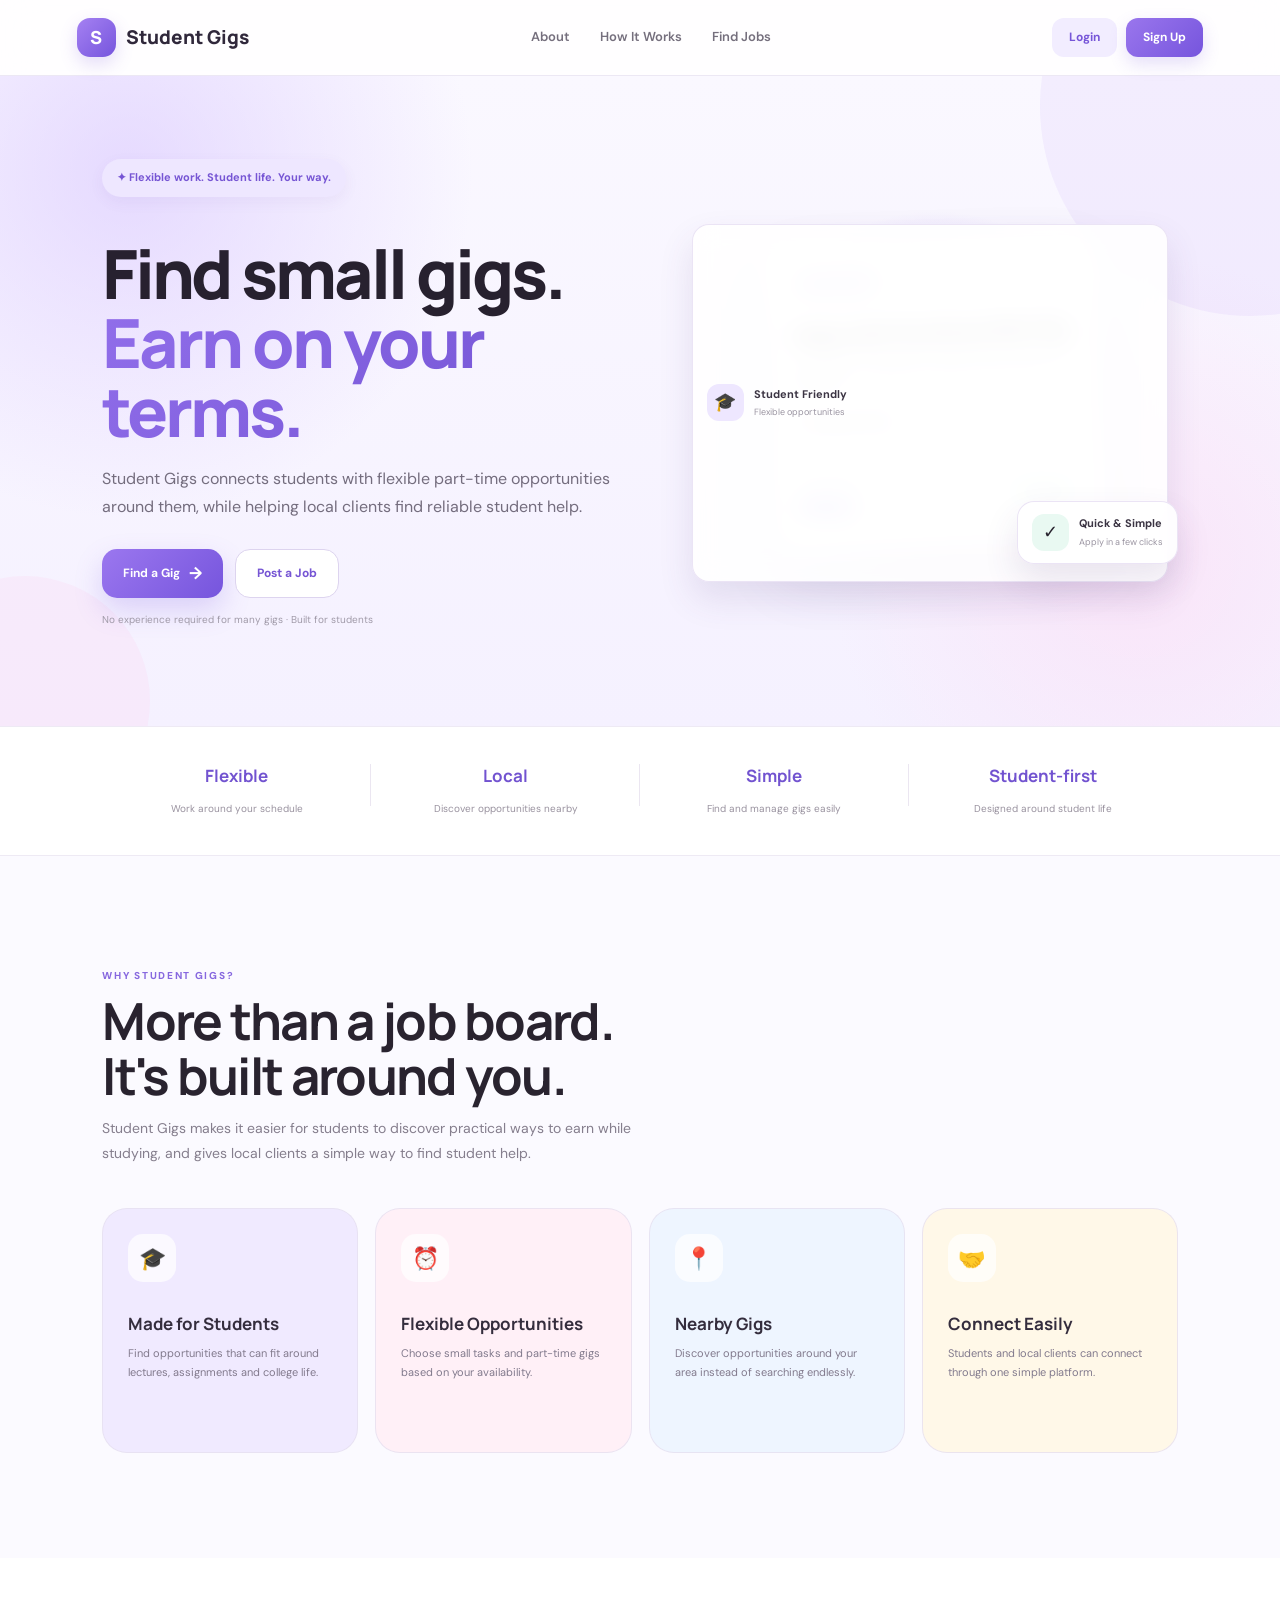
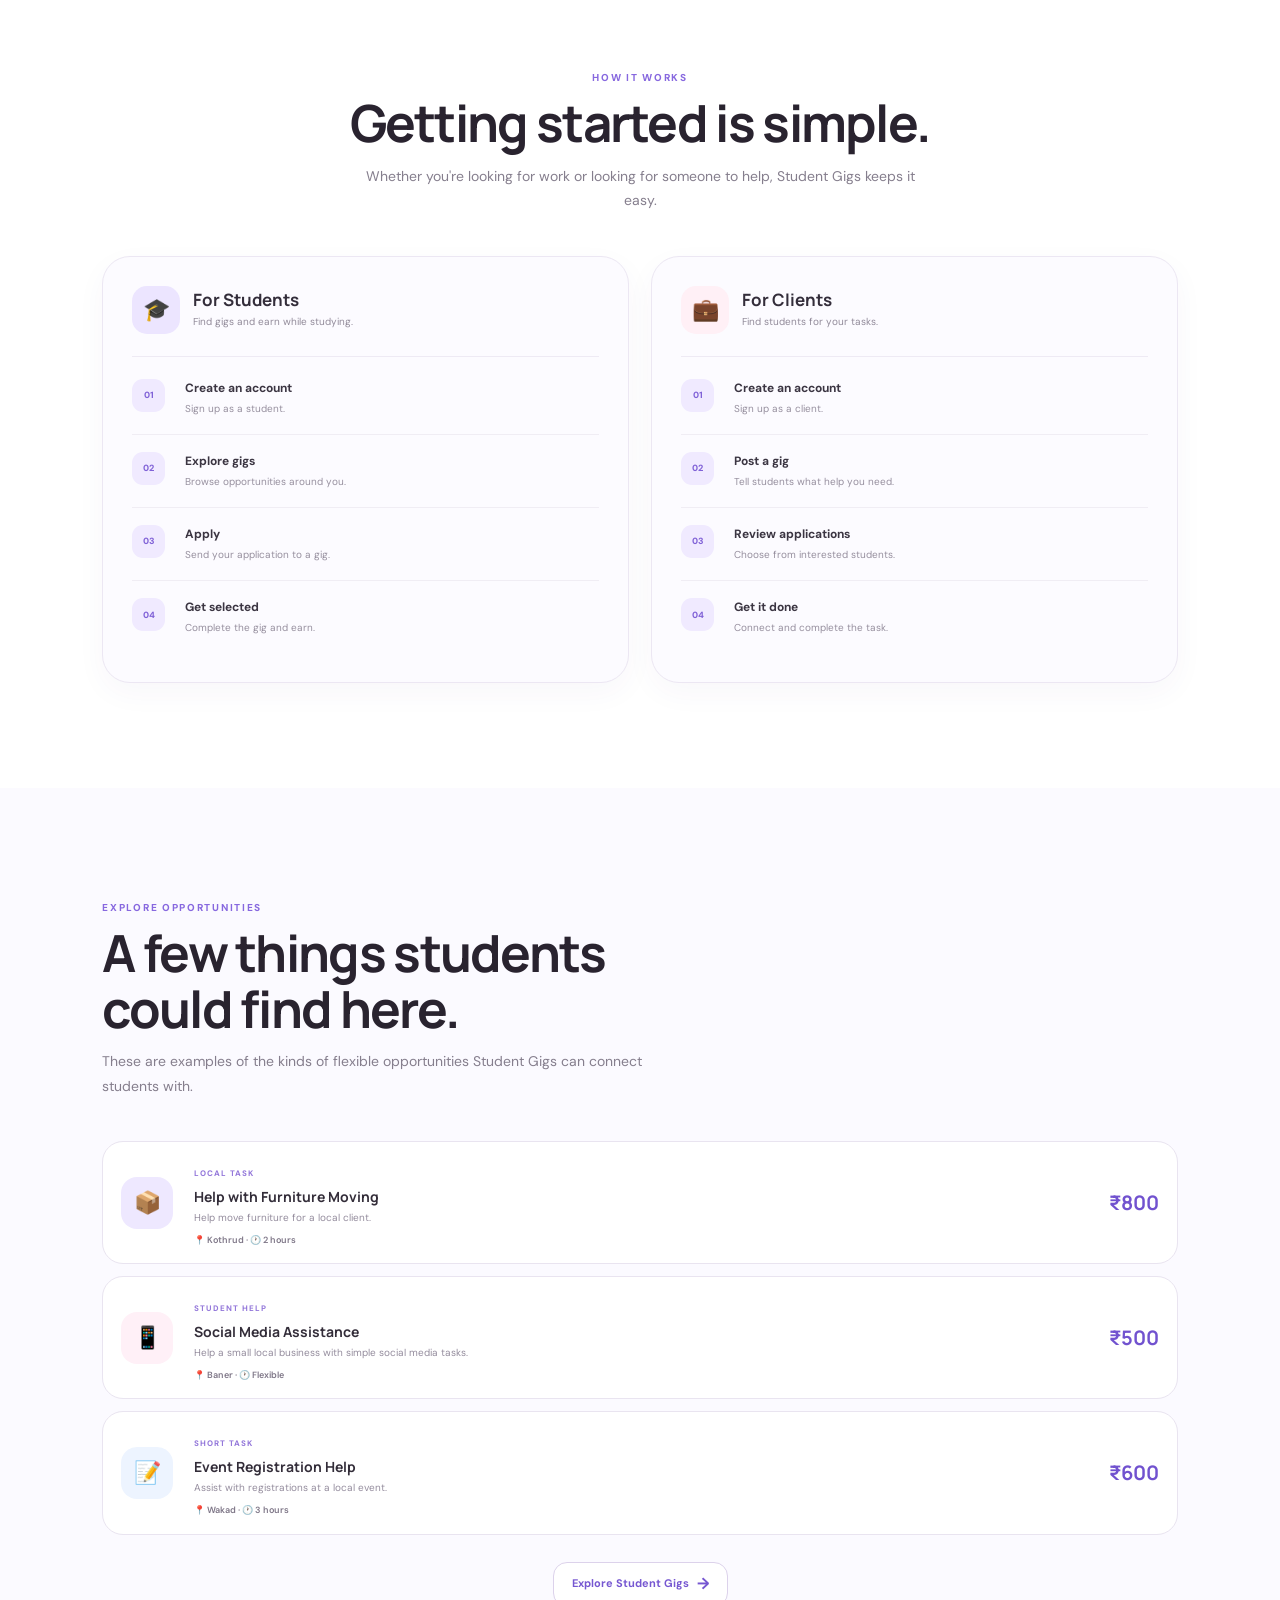
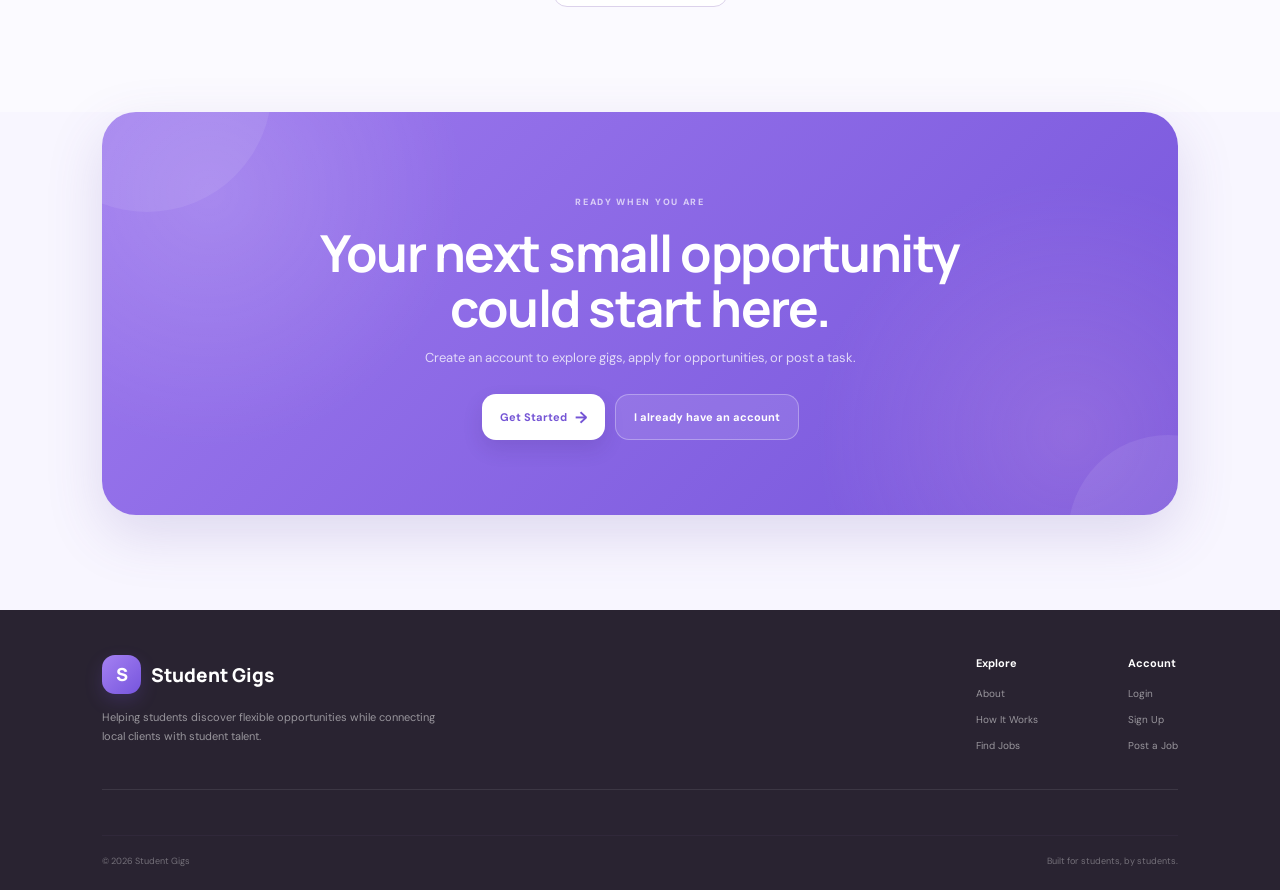
<file: index.html>
<!DOCTYPE html>
<html lang="en">

<head>
    <meta charset="UTF-8">
    <meta name="viewport" content="width=device-width, initial-scale=1.0">

    <title>Student Gigs - Find Flexible Work</title>

    <link rel="stylesheet" href="style.css">

    <link rel="preconnect" href="https://fonts.googleapis.com">
    <link rel="preconnect" href="https://fonts.gstatic.com" crossorigin>

    <link
        href="https://fonts.googleapis.com/css2?family=DM+Sans:wght@400;500;600;700&family=Manrope:wght@500;600;700;800&display=swap"
        rel="stylesheet"
    >
</head>

<body class="home-body">

    <!-- =====================================================
         NAVBAR
         ===================================================== -->

    <nav class="home-navbar">

        <a href="index.html" class="home-logo">

            <span class="home-logo-mark">S</span>

            <span>Student Gigs</span>

        </a>


        <div class="home-nav-links">

            <a href="#about">About</a>

            <a href="#how-it-works">How It Works</a>

            <a href="#opportunities">Find Jobs</a>

        </div>


        <div class="home-nav-actions">

            <a href="login.html" class="nav-login">
                Login
            </a>

            <a href="signup.html" class="nav-signup">
                Sign Up
            </a>

        </div>

    </nav>


    <!-- =====================================================
         HERO
         ===================================================== -->

    <main>

        <section class="home-hero">

            <div class="hero-content">

                <span class="hero-badge">
                    ✦ Flexible work. Student life. Your way.
                </span>

                <h1>
                    Find small gigs.
                    <span>Earn on your terms.</span>
                </h1>

                <p>
                    Student Gigs connects students with flexible
                    part-time opportunities around them, while helping
                    local clients find reliable student help.
                </p>


                <div class="hero-buttons">

                    <a href="signup.html" class="hero-primary-btn">
                        Find a Gig
                        <span>→</span>
                    </a>

                    <a href="signup.html" class="hero-secondary-btn">
                        Post a Job
                    </a>

                </div>


                <div class="hero-note">
                    No experience required for many gigs · Built for students
                </div>

            </div>


            <!-- Hero Visual -->

            <div class="hero-visual">

                <div class="hero-glow"></div>
              

                <div class="floating-card card-one">

                    <div class="floating-icon">🎓</div>

                    <div>
                        <strong>Student Friendly</strong>
                        <small>Flexible opportunities</small>
                    </div>

                </div>


                <div class="main-job-card">

                    <div class="job-card-top">

                        <span class="job-category">
                            POPULAR GIG
                        </span>

                        <span class="job-save">
                            ♡
                        </span>

                    </div>


                    <h3>
                        Help with Furniture Moving
                    </h3>

                    <p>
                        Looking for 2 students to help move
                        furniture in Kothrud.
                    </p>


                    <div class="job-location">
                        📍 Kothrud, Pune
                    </div>


                    <div class="job-card-bottom">

                        <div>
                            <small>Total payment</small>
                            <strong>₹800</strong>
                        </div>

                        <span class="students-needed">
                            2 students
                        </span>

                    </div>

                </div>


                <div class="floating-card card-two">

                    <div class="floating-icon green-icon">✓</div>

                    <div>
                        <strong>Quick & Simple</strong>
                        <small>Apply in a few clicks</small>
                    </div>

                </div>

            </div>

        </section>


        <!-- =====================================================
             STATS
             ===================================================== -->

        <section class="home-stats">

            <div class="stat-item">

                <strong>Flexible</strong>

                <span>Work around your schedule</span>

            </div>


            <div class="stat-item">

                <strong>Local</strong>

                <span>Discover opportunities nearby</span>

            </div>


            <div class="stat-item">

                <strong>Simple</strong>

                <span>Find and manage gigs easily</span>

            </div>


            <div class="stat-item">

                <strong>Student-first</strong>

                <span>Designed around student life</span>

            </div>

        </section>


        <!-- =====================================================
             ABOUT
             ===================================================== -->

        <section class="home-section about-section" id="about">

            <div class="section-heading">

                <span>WHY STUDENT GIGS?</span>

                <h2>
                    More than a job board.
                    <br>
                    It's built around you.
                </h2>

                <p>
                    Student Gigs makes it easier for students to discover
                    practical ways to earn while studying, and gives local
                    clients a simple way to find student help.
                </p>

            </div>


            <div class="benefit-grid">

                <article class="benefit-card purple-card">

                    <div class="benefit-icon">
                        🎓
                    </div>

                    <h3>
                        Made for Students
                    </h3>

                    <p>
                        Find opportunities that can fit around
                        lectures, assignments and college life.
                    </p>

                </article>


                <article class="benefit-card pink-card">

                    <div class="benefit-icon">
                        ⏰
                    </div>

                    <h3>
                        Flexible Opportunities
                    </h3>

                    <p>
                        Choose small tasks and part-time gigs
                        based on your availability.
                    </p>

                </article>


                <article class="benefit-card blue-card">

                    <div class="benefit-icon">
                        📍
                    </div>

                    <h3>
                        Nearby Gigs
                    </h3>

                    <p>
                        Discover opportunities around your
                        area instead of searching endlessly.
                    </p>

                </article>


                <article class="benefit-card yellow-card">

                    <div class="benefit-icon">
                        🤝
                    </div>

                    <h3>
                        Connect Easily
                    </h3>

                    <p>
                        Students and local clients can connect
                        through one simple platform.
                    </p>

                </article>

            </div>

        </section>


        <!-- =====================================================
             HOW IT WORKS
             ===================================================== -->

        <section class="home-section how-section" id="how-it-works">

            <div class="section-heading centered-heading">

                <span>HOW IT WORKS</span>

                <h2>
                    Getting started is simple.
                </h2>

                <p>
                    Whether you're looking for work or looking
                    for someone to help, Student Gigs keeps it easy.
                </p>

            </div>


            <div class="how-grid">

                <!-- Student -->

                <div class="how-panel">

                    <div class="how-panel-header">

                        <div class="how-panel-icon">
                            🎓
                        </div>

                        <div>
                            <h3>For Students</h3>
                            <p>Find gigs and earn while studying.</p>
                        </div>

                    </div>


                    <div class="steps">

                        <div class="step">

                            <span>01</span>

                            <div>
                                <strong>Create an account</strong>
                                <p>Sign up as a student.</p>
                            </div>

                        </div>


                        <div class="step">

                            <span>02</span>

                            <div>
                                <strong>Explore gigs</strong>
                                <p>Browse opportunities around you.</p>
                            </div>

                        </div>


                        <div class="step">

                            <span>03</span>

                            <div>
                                <strong>Apply</strong>
                                <p>Send your application to a gig.</p>
                            </div>

                        </div>


                        <div class="step">

                            <span>04</span>

                            <div>
                                <strong>Get selected</strong>
                                <p>Complete the gig and earn.</p>
                            </div>

                        </div>

                    </div>

                </div>


                <!-- Client -->

                <div class="how-panel">

                    <div class="how-panel-header">

                        <div class="how-panel-icon client-icon">
                            💼
                        </div>

                        <div>
                            <h3>For Clients</h3>
                            <p>Find students for your tasks.</p>
                        </div>

                    </div>


                    <div class="steps">

                        <div class="step">

                            <span>01</span>

                            <div>
                                <strong>Create an account</strong>
                                <p>Sign up as a client.</p>
                            </div>

                        </div>


                        <div class="step">

                            <span>02</span>

                            <div>
                                <strong>Post a gig</strong>
                                <p>Tell students what help you need.</p>
                            </div>

                        </div>


                        <div class="step">

                            <span>03</span>

                            <div>
                                <strong>Review applications</strong>
                                <p>Choose from interested students.</p>
                            </div>

                        </div>


                        <div class="step">

                            <span>04</span>

                            <div>
                                <strong>Get it done</strong>
                                <p>Connect and complete the task.</p>
                            </div>

                        </div>

                    </div>

                </div>

            </div>

        </section>


        <!-- =====================================================
             FEATURED OPPORTUNITIES
             ===================================================== -->

        <section class="home-section opportunities-section" id="opportunities">

            <div class="section-heading">

                <span>EXPLORE OPPORTUNITIES</span>

                <h2>
                    A few things students
                    <br>
                    could find here.
                </h2>

                <p>
                    These are examples of the kinds of flexible
                    opportunities Student Gigs can connect students with.
                </p>

            </div>


            <div class="featured-jobs">

                <article class="featured-job-card">

                    <div class="featured-job-icon">
                        📦
                    </div>

                    <div class="featured-job-content">

                        <span>LOCAL TASK</span>

                        <h3>Help with Furniture Moving</h3>

                        <p>
                            Help move furniture for a local client.
                        </p>

                        <div class="featured-job-info">
                            📍 Kothrud · 🕐 2 hours
                        </div>

                    </div>

                    <strong class="featured-payment">
                        ₹800
                    </strong>

                </article>


                <article class="featured-job-card">

                    <div class="featured-job-icon pink-job-icon">
                        📱
                    </div>

                    <div class="featured-job-content">

                        <span>STUDENT HELP</span>

                        <h3>Social Media Assistance</h3>

                        <p>
                            Help a small local business with simple
                            social media tasks.
                        </p>

                        <div class="featured-job-info">
                            📍 Baner · 🕐 Flexible
                        </div>

                    </div>

                    <strong class="featured-payment">
                        ₹500
                    </strong>

                </article>


                <article class="featured-job-card">

                    <div class="featured-job-icon blue-job-icon">
                        📝
                    </div>

                    <div class="featured-job-content">

                        <span>SHORT TASK</span>

                        <h3>Event Registration Help</h3>

                        <p>
                            Assist with registrations at a local event.
                        </p>

                        <div class="featured-job-info">
                            📍 Wakad · 🕐 3 hours
                        </div>

                    </div>

                    <strong class="featured-payment">
                        ₹600
                    </strong>

                </article>

            </div>


            <div class="section-action">

                <a href="signup.html" class="outline-action-btn">
                    Explore Student Gigs
                    <span>→</span>
                </a>

            </div>

        </section>


        <!-- =====================================================
             FINAL CTA
             ===================================================== -->

        <section class="home-cta">

            <div class="cta-content">

                <span>
                    READY WHEN YOU ARE
                </span>

                <h2>
                    Your next small opportunity
                    <br>
                    could start here.
                </h2>

                <p>
                    Create an account to explore gigs,
                    apply for opportunities, or post a task.
                </p>


                <div class="cta-buttons">

                    <a href="signup.html" class="cta-primary">
                        Get Started
                        <span>→</span>
                    </a>

                    <a href="login.html" class="cta-secondary">
                        I already have an account
                    </a>

                </div>

            </div>

        </section>

    </main>


    <!-- =====================================================
         FOOTER
         ===================================================== -->

    <footer class="home-footer">

        <div class="footer-main">

            <div class="footer-brand">

                <a href="index.html" class="home-logo">

                    <span class="home-logo-mark">
                        S
                    </span>

                    <span>
                        Student Gigs
                    </span>

                </a>

                <p>
                    Helping students discover flexible
                    opportunities while connecting local
                    clients with student talent.
                </p>

            </div>


            <div class="footer-links">

                <div>

                    <strong>Explore</strong>

                    <a href="#about">About</a>

                    <a href="#how-it-works">How It Works</a>

                    <a href="#opportunities">Find Jobs</a>

                </div>


                <div>

                    <strong>Account</strong>

                    <a href="login.html">Login</a>

                    <a href="signup.html">Sign Up</a>

                    <a href="signup.html">Post a Job</a>

                </div>

            </div>

        </div>


        <div class="footer-bottom">

            <span>
                © 2026 Student Gigs
            </span>

            <span>
                Built for students, by students.
            </span>

        </div>

    </footer>

</body>

</html>
</file>
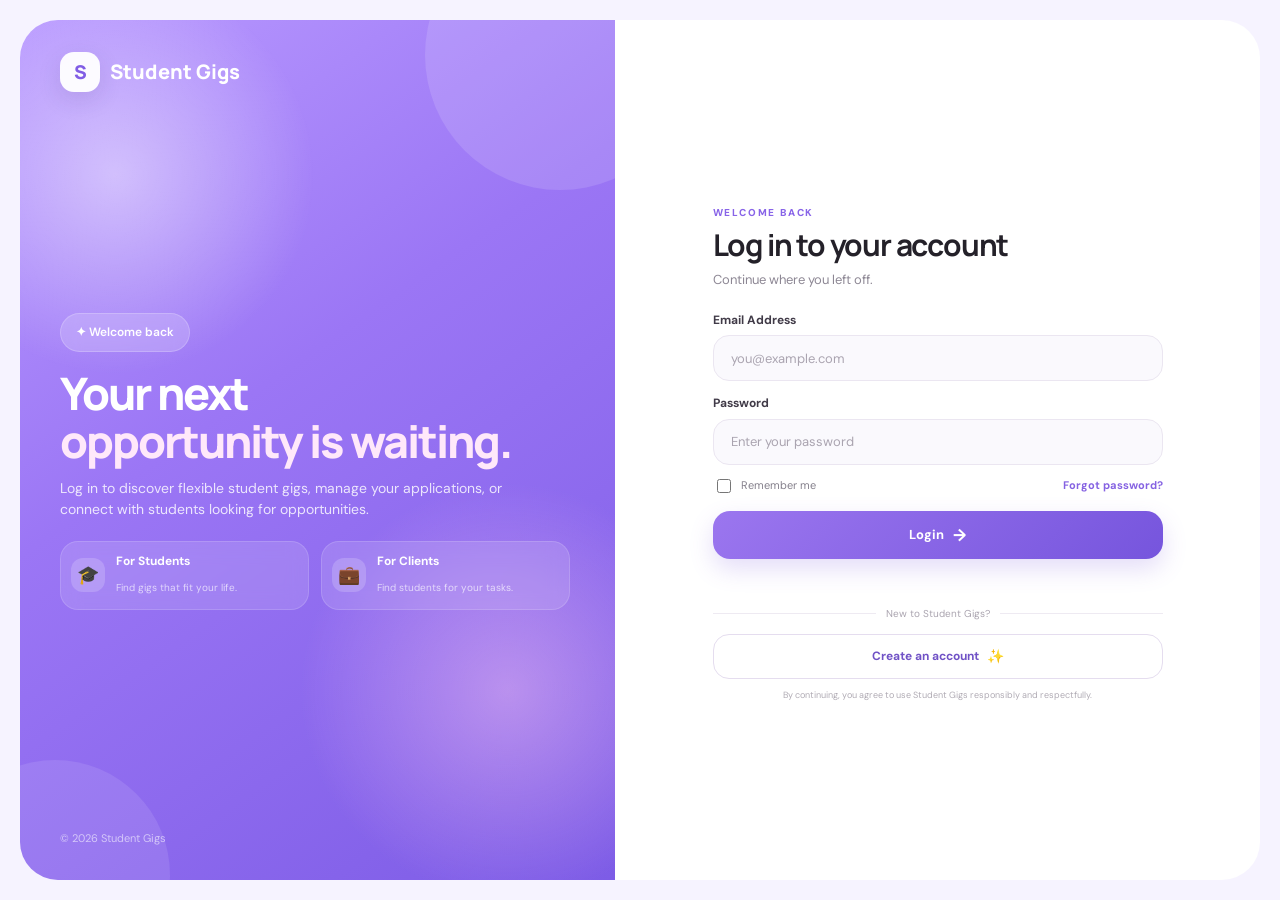
<file: client-dashboard.html>
<!DOCTYPE html>
<html lang="en">

<head>
    <meta charset="UTF-8">
    <meta name="viewport" content="width=device-width, initial-scale=1.0">

    <title>Client Dashboard - Student Gigs</title>

    <link rel="stylesheet" href="style.css">

    <link rel="preconnect" href="https://fonts.googleapis.com">
    <link rel="preconnect" href="https://fonts.gstatic.com" crossorigin>

    <link
        href="https://fonts.googleapis.com/css2?family=DM+Sans:wght@400;500;600;700&family=Manrope:wght@500;600;700;800&display=swap"
        rel="stylesheet"
    >
</head>

<body class="dashboard-body">

    <div class="dashboard-layout">

        <!-- =================================================
             SIDEBAR
             ================================================= -->

        <aside class="dashboard-sidebar">

            <a href="client-dashboard.html" class="dashboard-brand">

                <span class="dashboard-logo">
                    S
                </span>

                <span>Student Gigs</span>

            </a>


            <div class="sidebar-user">

                <div class="user-avatar">
                    C
                </div>

                <div>

                    <strong id="sidebarClientName">
                        Client
                    </strong>

                    <span>
                        Client account
                    </span>

                </div>

            </div>


            <nav class="sidebar-nav">

                <a
                    href="client-dashboard.html"
                    class="sidebar-link active"
                >

                    <span>⌂</span>

                    <div>

                        <strong>Dashboard</strong>

                        <small>
                            Overview
                        </small>

                    </div>

                </a>


                <a
                    href="#postJobSection"
                    class="sidebar-link"
                >

                    <span>＋</span>

                    <div>

                        <strong>Post a Gig</strong>

                        <small>
                            Create opportunity
                        </small>

                    </div>

                </a>


                <a
                    href="#myPostedJobs"
                    class="sidebar-link"
                >

                    <span>▣</span>

                    <div>

                        <strong>My Gigs</strong>

                        <small>
                            Posted opportunities
                        </small>

                    </div>

                </a>


                <a
                    href="#applicationsSection"
                    class="sidebar-link"
                >

                    <span>✓</span>

                    <div>

                        <strong>Applications</strong>

                        <small>
                            Review students
                        </small>

                    </div>

                </a>


                <a href="profile.html" class="sidebar-link">

                    <span>◯</span>

                    <div>

                        <strong>Profile</strong>

                        <small>
                            Your account
                        </small>

                    </div>

                </a>

            </nav>


            <div class="sidebar-bottom">

                <div class="sidebar-tip">

                    <span>💡</span>

                    <div>

                        <strong>
                            Need student help?
                        </strong>

                        <small>
                            Post a gig and find students nearby.
                        </small>

                    </div>

                </div>


                <a
                    href="#"
                    id="logoutLink"
                    class="sidebar-logout"
                >

                    <span>↪</span>

                    Logout

                </a>

            </div>

        </aside>


        <!-- =================================================
             MAIN
             ================================================= -->

        <main class="dashboard-main">


            <!-- Top bar -->

            <header class="dashboard-topbar">

                <div>

                    <span class="dashboard-eyebrow">
                        CLIENT DASHBOARD
                    </span>

                    <h1>
                        Welcome, <span id="dashboardClientName">Client</span> 👋
                    </h1>

                    <p>
                        Create opportunities and find the right student for your task.
                    </p>

                </div>


                <div class="dashboard-top-actions">

                    <button
                        class="notification-button"
                        type="button"
                    >
                        ♧
                        <span></span>
                    </button>


                    <a
                        href="profile.html"
                        class="top-profile"
                    >

                        <div class="top-avatar">
                            C
                        </div>

                        <div>

                            <strong id="topClientName">
                                Client
                            </strong>

                            <small>
                                Client
                            </small>

                        </div>

                    </a>

                </div>

            </header>


            <!-- =================================================
                 STATS
                 ================================================= -->

            <section class="dashboard-stats">

                <div class="dashboard-stat-card purple-stat">

                    <div class="stat-icon">
                        ✦
                    </div>

                    <div>

                        <span>
                            Posted Gigs
                        </span>

                        <strong id="postedJobsCount">
                            0
                        </strong>

                        <small>
                            Opportunities created
                        </small>

                    </div>

                </div>


                <div class="dashboard-stat-card pink-stat">

                    <div class="stat-icon">
                        👥
                    </div>

                    <div>

                        <span>
                            Applications
                        </span>

                        <strong id="applicationsReceivedCount">
                            0
                        </strong>

                        <small>
                            Students interested
                        </small>

                    </div>

                </div>


                <div class="dashboard-stat-card green-stat">

                    <div class="stat-icon">
                        ✓
                    </div>

                    <div>

                        <span>
                            Accepted
                        </span>

                        <strong id="acceptedApplicationsCount">
                            0
                        </strong>

                        <small>
                            Students selected
                        </small>

                    </div>

                </div>


                <div class="dashboard-stat-card yellow-stat">

                    <div class="stat-icon">
                        ₹
                    </div>

                    <div>

                        <span>
                            Total Posted Value
                        </span>

                        <strong id="totalPostedValue">
                            ₹0
                        </strong>

                        <small>
                            Across your gigs
                        </small>

                    </div>

                </div>

            </section>


            <!-- =================================================
                 POST JOB
                 ================================================= -->

            <section
                class="client-post-section"
                id="postJobSection"
            >

                <div class="client-post-heading">

                    <div>

                        <span>
                            CREATE OPPORTUNITY
                        </span>

                        <h2>
                            Post a new gig
                        </h2>

                        <p>
                            Tell students what help you need.
                        </p>

                    </div>

                    <div class="post-job-icon">
                        ✨
                    </div>

                </div>


                <form id="jobForm" class="client-job-form">


                    <div class="client-form-grid">


                        <div class="form-group">

                            <label for="jobTitle">
                                Job Title
                            </label>

                            <input
                                type="text"
                                id="jobTitle"
                                placeholder="Example: Furniture Removal"
                            >

                        </div>


                        <div class="form-group">

                            <label for="location">
                                Location
                            </label>

                            <input
                                type="text"
                                id="location"
                                placeholder="Example: Kothrud, Pune"
                            >

                        </div>


                        <div class="form-group client-form-wide">

                            <label for="description">
                                Job Description
                            </label>

                            <textarea
                                id="description"
                                placeholder="Describe the task students will help you with..."
                            ></textarea>

                        </div>


                        <div class="form-group">

                            <label for="date">
                                Date
                            </label>

                            <input
                                type="date"
                                id="date"
                            >

                        </div>


                        <div class="form-group">

                            <label for="time">
                                Start Time
                            </label>

                            <input
                                type="time"
                                id="time"
                            >

                        </div>


                        <div class="form-group">

                            <label for="students">
                                Students Required
                            </label>

                            <input
                                type="number"
                                id="students"
                                min="1"
                                placeholder="Example: 2"
                            >

                        </div>


                        <div class="form-group">

                            <label for="payment">
                                Total Payment (₹)
                            </label>

                            <input
                                type="number"
                                id="payment"
                                min="0"
                                placeholder="Example: 800"
                            >

                        </div>


                    </div>


                    <div class="client-form-bottom">

                        <p id="message"></p>

                        <button
                            type="submit"
                            class="client-post-button"
                        >

                            Post Gig

                            <span>
                                →
                            </span>

                        </button>

                    </div>

                </form>

            </section>


            <!-- =================================================
                 POSTED JOBS
                 ================================================= -->

            <section
                class="dashboard-section client-jobs-section"
                id="myPostedJobs"
            >

                <div class="dashboard-section-header">

                    <div>

                        <span>
                            YOUR OPPORTUNITIES
                        </span>

                        <h2>
                            My posted gigs
                        </h2>

                    </div>

                </div>


                <div
                    id="myPostedJobsContainer"
                    class="client-posted-jobs-grid"
                >

                    <div class="empty-dashboard-state">
                        No jobs posted yet.
                    </div>

                </div>

            </section>


            <!-- =================================================
                 APPLICATIONS
                 ================================================= -->

            <section
                class="dashboard-panel client-applications-panel"
                id="applicationsSection"
            >

                <div class="dashboard-panel-header">

                    <div>

                        <span>
                            STUDENT RESPONSES
                        </span>

                        <h2>
                            Applications received
                        </h2>

                    </div>

                </div>


                <div
                    id="applicationsContainer"
                    class="client-applications-list"
                >

                    <p class="empty-dashboard-state">
                        No applications yet.
                    </p>

                </div>

            </section>


            <!-- =================================================
                 BOTTOM TIP
                 ================================================= -->

            <section class="dashboard-bottom-banner">

                <div class="bottom-banner-icon">
                    🤝
                </div>

                <div>

                    <strong>
                        Make your gig clear and specific.
                    </strong>

                    <span>
                        A detailed description helps students understand what you need.
                    </span>

                </div>

            </section>


        </main>

    </div>


    <script src="client-dashboard.js"></script>

</body>

</html>
</file>
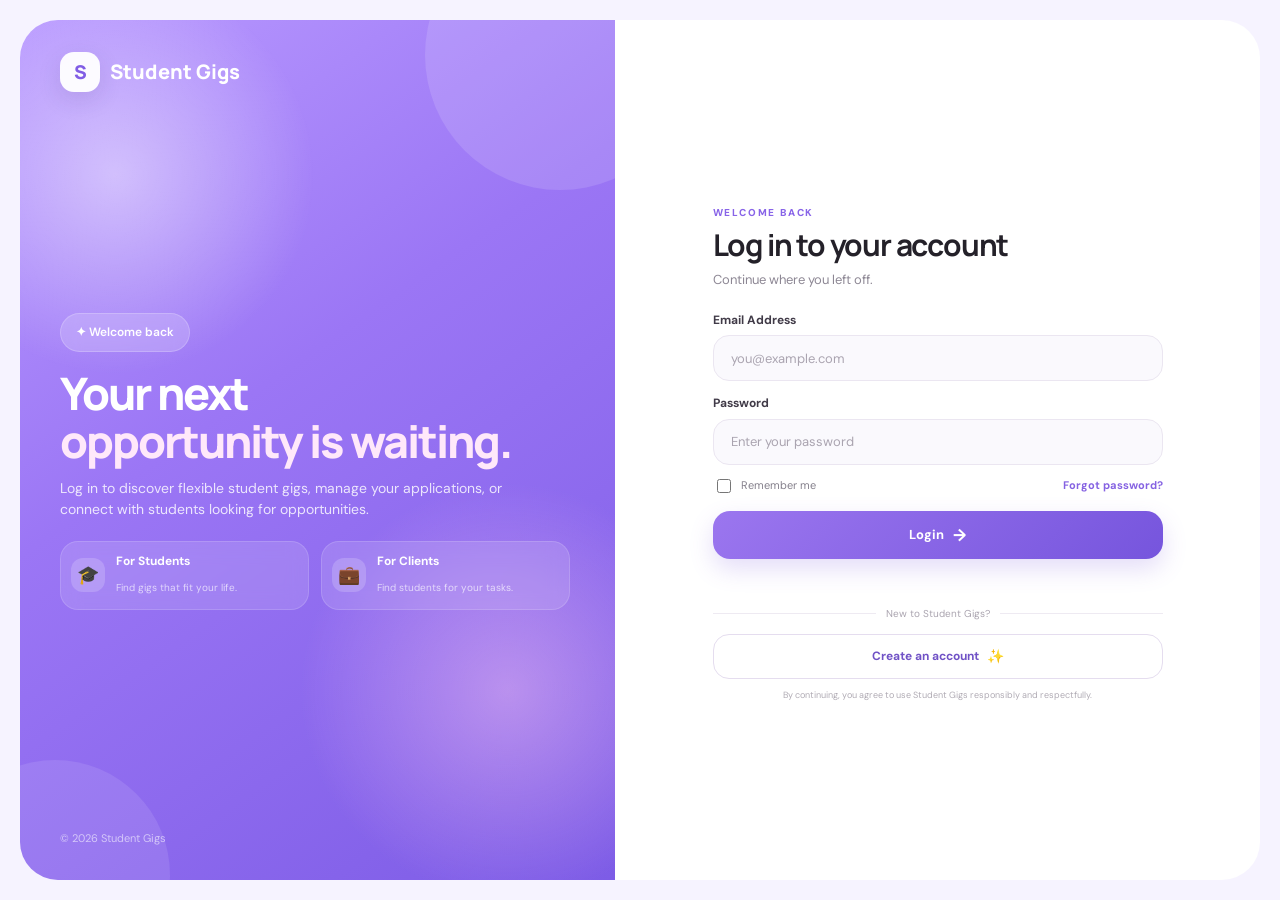
<file: login.html>
<!DOCTYPE html>
<html lang="en">

<head>
    <meta charset="UTF-8">
    <meta name="viewport" content="width=device-width, initial-scale=1.0">

    <title>Login - Student Gigs</title>

    <link rel="stylesheet" href="style.css">

    <link rel="preconnect" href="https://fonts.googleapis.com">
    <link rel="preconnect" href="https://fonts.gstatic.com" crossorigin>
    <link
        href="https://fonts.googleapis.com/css2?family=DM+Sans:wght@400;500;600;700&family=Manrope:wght@500;600;700;800&display=swap"
        rel="stylesheet">
</head>

<body class="auth-body">

    <main class="login-page">

        <!-- LEFT SIDE -->
        <section class="login-visual">

            <a href="index.html" class="auth-logo">
                <span class="logo-mark">S</span>
                <span>Student Gigs</span>
            </a>

            <div class="login-visual-content">

                <span class="visual-badge">
                    ✦ Welcome back
                </span>

                <h1>
                    Your next
                    <span>opportunity is waiting.</span>
                </h1>

                <p>
                    Log in to discover flexible student gigs,
                    manage your applications, or connect with students
                    looking for opportunities.
                </p>

                <div class="login-mini-cards">

                    <div class="login-mini-card">
                        <span>🎓</span>
                        <div>
                            <strong>For Students</strong>
                            <small>Find gigs that fit your life.</small>
                        </div>
                    </div>

                    <div class="login-mini-card">
                        <span>💼</span>
                        <div>
                            <strong>For Clients</strong>
                            <small>Find students for your tasks.</small>
                        </div>
                    </div>

                </div>

            </div>

            <div class="visual-footer">
                © 2026 Student Gigs
            </div>

        </section>


        <!-- RIGHT SIDE -->
        <section class="login-form-section">

            <div class="login-form-wrapper">

                <a href="index.html" class="mobile-home-link">
                    ← Back to Home
                </a>

                <div class="login-heading">

                    <span class="small-heading">
                        WELCOME BACK
                    </span>

                    <h2>Log in to your account</h2>

                    <p>
                        Continue where you left off.
                    </p>

                </div>


                <form id="loginForm" class="login-form">

                    <div class="form-group">

                        <label for="email">
                            Email Address
                        </label>

                        <input
                            type="email"
                            id="email"
                            placeholder="you@example.com"
                        >

                    </div>


                    <div class="form-group">

                        <label for="password">
                            Password
                        </label>

                        <input
                            type="password"
                            id="password"
                            placeholder="Enter your password"
                        >

                    </div>


                    <div class="login-options">

                        <label class="remember-option">

                            <input
                                type="checkbox"
                                id="rememberMe"
                            >

                            <span>Remember me</span>

                        </label>

                        <a href="#" class="forgot-link">
                            Forgot password?
                        </a>

                    </div>


                    <button
                        type="submit"
                        class="login-submit-button"
                    >
                        Login
                        <span>→</span>
                    </button>

                </form>


                <p id="message" class="auth-message"></p>


                <div class="login-divider">
                    <span></span>
                    <p>New to Student Gigs?</p>
                    <span></span>
                </div>


                <a
                    href="signup.html"
                    class="create-account-button"
                >
                    Create an account
                    <span>✨</span>
                </a>


                <p class="terms-text">
                    By continuing, you agree to use Student Gigs responsibly
                    and respectfully.
                </p>

            </div>

        </section>

    </main>


    <script src="login.js"></script>

</body>

</html>
</file>
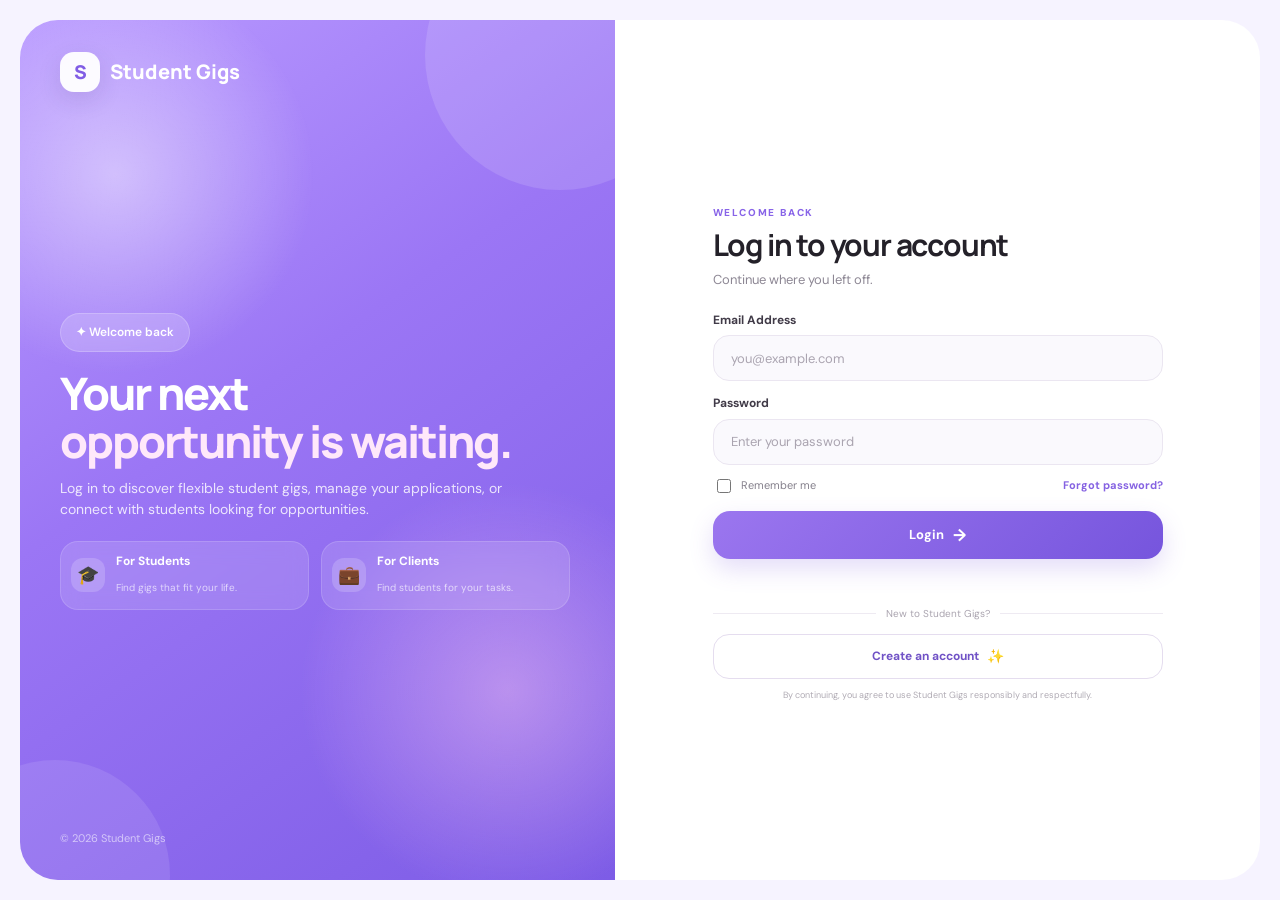
<file: profile.html>
<!DOCTYPE html>
<html lang="en">

<head>

    <meta charset="UTF-8">

    <meta name="viewport" content="width=device-width, initial-scale=1.0">

    <title>Profile - Student Gigs</title>

    <link rel="stylesheet" href="style.css">

</head>

<body>

    <!-- Navigation Bar -->

    <nav class="navbar">

        <h2>Student Gigs</h2>

        <div>

            <a href="student-dashboard.html">Home</a>

            <a href="student-dashboard.html#myJobs">My Jobs</a>

            <a href="profile.html">Profile</a>

            <a href="login.html">Logout</a>

        </div>

    </nav>


    <!-- Profile -->

    <main class="profile-container">

        <h1>My Profile</h1>

        <div class="profile-card">

            <h2 id="profileName">Name</h2>

            <p>
                📧 Email:
                <span id="profileEmail"></span>
            </p>

            <p>
                📱 Phone:
                <span id="profilePhone"></span>
            </p>

            <p>
                👤 Account Type:
                <span id="profileRole"></span>
            </p>
<!-- Edit Profile -->

<h3>Edit Profile</h3>

<label>Full Name</label>
<input type="text" id="editName">

<label>Phone Number</label>
<input type="tel" id="editPhone">

<button id="saveProfile">Save Changes</button>

<p id="profileMessage"></p>
        </div>

    </main>


    <script src="profile.js"></script>

</body>

</html>
</file>
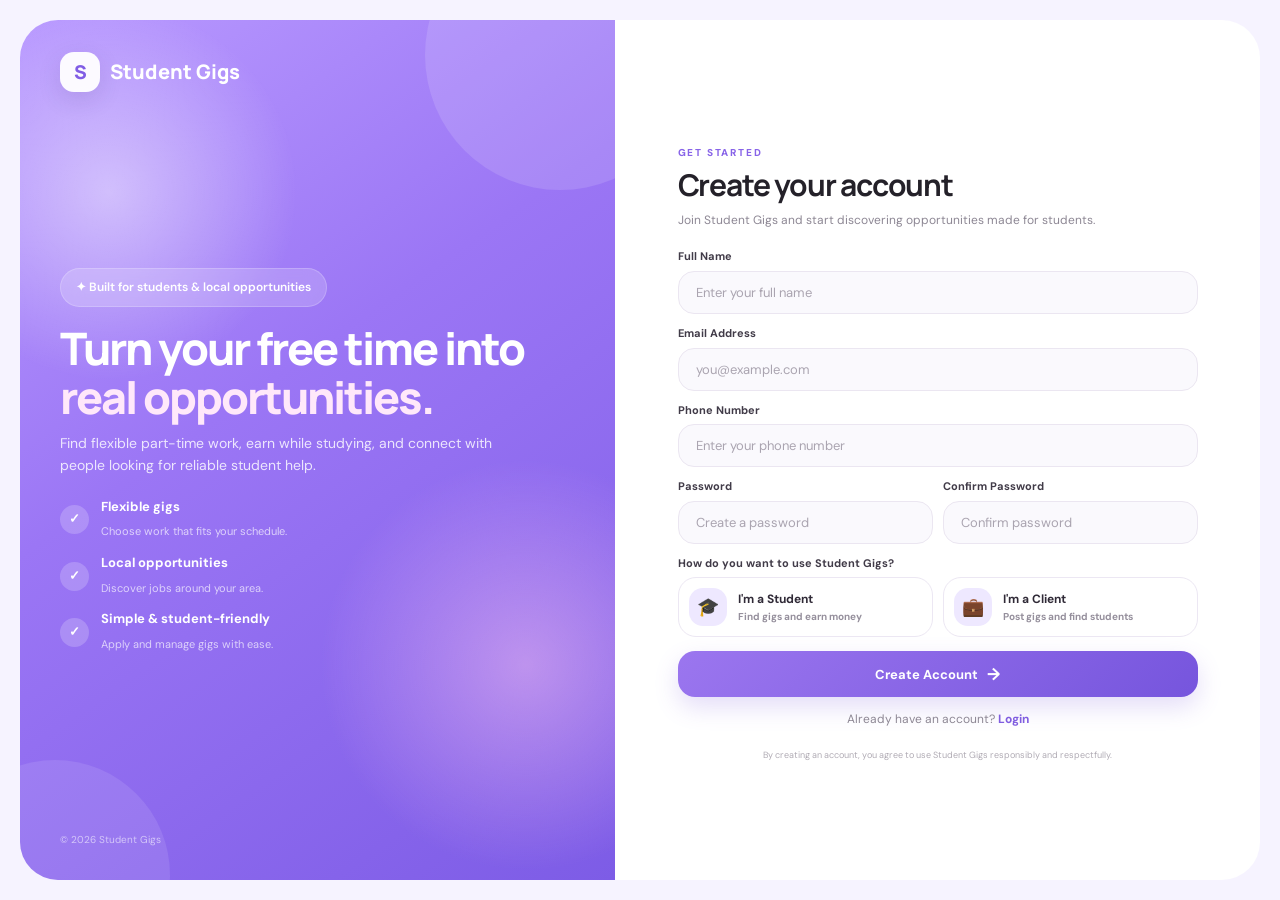
<file: signup.html>
<!DOCTYPE html>
<html lang="en">
<head>
    <meta charset="UTF-8">
    <meta name="viewport" content="width=device-width, initial-scale=1.0">

    <title>Sign Up - Student Gigs</title>

    <link rel="stylesheet" href="style.css">

    <link rel="preconnect" href="https://fonts.googleapis.com">
    <link rel="preconnect" href="https://fonts.gstatic.com" crossorigin>
    <link href="https://fonts.googleapis.com/css2?family=DM+Sans:wght@400;500;600;700&family=Manrope:wght@500;600;700;800&display=swap" rel="stylesheet">
</head>

<body class="auth-body">

    <main class="signup-page">

        <!-- Left Visual Section -->
        <section class="signup-visual">

            <a href="index.html" class="auth-logo">
                <span class="logo-mark">S</span>
                <span>Student Gigs</span>
            </a>

            <div class="signup-visual-content">

                <span class="visual-badge">
                    ✦ Built for students & local opportunities
                </span>

                <h1>
                    Turn your free time into
                    <span>real opportunities.</span>
                </h1>

                <p>
                    Find flexible part-time work, earn while studying,
                    and connect with people looking for reliable student help.
                </p>

                <div class="visual-points">

                    <div class="visual-point">
                        <span>✓</span>
                        <div>
                            <strong>Flexible gigs</strong>
                            <small>Choose work that fits your schedule.</small>
                        </div>
                    </div>

                    <div class="visual-point">
                        <span>✓</span>
                        <div>
                            <strong>Local opportunities</strong>
                            <small>Discover jobs around your area.</small>
                        </div>
                    </div>

                    <div class="visual-point">
                        <span>✓</span>
                        <div>
                            <strong>Simple & student-friendly</strong>
                            <small>Apply and manage gigs with ease.</small>
                        </div>
                    </div>

                </div>

            </div>

            <div class="visual-footer">
                © 2026 Student Gigs
            </div>

        </section>


        <!-- Right Signup Section -->
        <section class="signup-form-section">

            <div class="signup-form-wrapper">

                <a href="index.html" class="mobile-home-link">
                    ← Back to Home
                </a>

                <div class="signup-heading">

                    <span class="small-heading">GET STARTED</span>

                    <h2>Create your account</h2>

                    <p>
                        Join Student Gigs and start discovering opportunities
                        made for students.
                    </p>

                </div>


                <form id="signupForm" class="signup-form">

                    <!-- Full Name -->
                    <div class="form-group">

                        <label for="name">Full Name</label>

                        <input
                            type="text"
                            id="name"
                            placeholder="Enter your full name"
                        >

                    </div>


                    <!-- Email -->
                    <div class="form-group">

                        <label for="email">Email Address</label>

                        <input
                            type="email"
                            id="email"
                            placeholder="you@example.com"
                        >

                    </div>


                    <!-- Phone -->
                    <div class="form-group">

                        <label for="phone">Phone Number</label>

                        <input
                            type="tel"
                            id="phone"
                            placeholder="Enter your phone number"
                        >

                    </div>


                    <!-- Password Row -->
                    <div class="password-row">

                        <div class="form-group">

                            <label for="password">Password</label>

                            <input
                                type="password"
                                id="password"
                                placeholder="Create a password"
                            >

                        </div>

                        <div class="form-group">

                            <label for="confirmPassword">Confirm Password</label>

                            <input
                                type="password"
                                id="confirmPassword"
                                placeholder="Confirm password"
                            >

                        </div>

                    </div>


                    <!-- Account Type -->
                    <div class="form-group">

                        <label>How do you want to use Student Gigs?</label>

                        <div class="role-cards">

                            <button
                                type="button"
                                class="role-card"
                                data-role="student"
                            >

                                <div class="role-icon">
                                    🎓
                                </div>

                                <div class="role-info">
                                    <strong>I'm a Student</strong>
                                    <span>Find gigs and earn money</span>
                                </div>

                                <span class="role-check">✓</span>

                            </button>


                            <button
                                type="button"
                                class="role-card"
                                data-role="client"
                            >

                                <div class="role-icon">
                                    💼
                                </div>

                                <div class="role-info">
                                    <strong>I'm a Client</strong>
                                    <span>Post gigs and find students</span>
                                </div>

                                <span class="role-check">✓</span>

                            </button>

                        </div>

                        <!-- Hidden field preserved for signup.js -->
                        <select id="role" style="display: none;">
                            <option value="">Select account type</option>
                            <option value="student">Student</option>
                            <option value="client">Client</option>
                        </select>

                    </div>


                    <button type="submit" class="signup-submit-button">
                        Create Account
                        <span>→</span>
                    </button>

                </form>


                <!-- Existing Account -->
                <p class="login-text">
                    Already have an account?
                    <a href="login.html">Login</a>
                </p>

                <p id="message" class="auth-message"></p>

                <p class="terms-text">
                    By creating an account, you agree to use Student Gigs
                    responsibly and respectfully.
                </p>

            </div>

        </section>

    </main>


    <script>
        const roleCards = document.querySelectorAll(".role-card");
        const roleSelect = document.getElementById("role");

        roleCards.forEach(card => {

            card.addEventListener("click", () => {

                roleCards.forEach(item => {
                    item.classList.remove("selected");
                });

                card.classList.add("selected");

                roleSelect.value = card.dataset.role;
            });

        });
    </script>

    <script src="signup.js"></script>

</body>
</html>
</file>
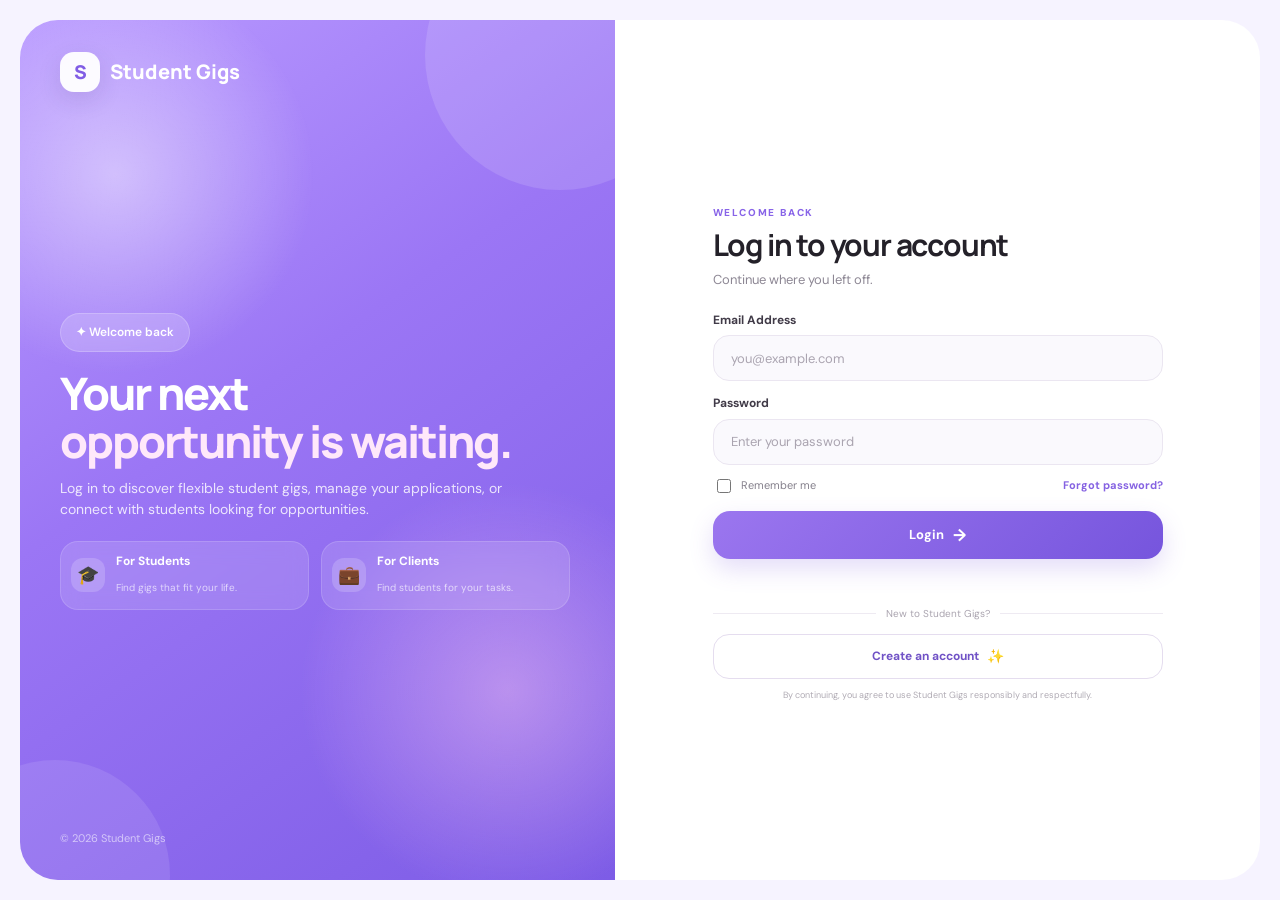
<file: student-dashboard.html>
<!DOCTYPE html>
<html lang="en">

<head>
    <meta charset="UTF-8">
    <meta name="viewport" content="width=device-width, initial-scale=1.0">

    <title>Student Dashboard - Student Gigs</title>

    <link rel="stylesheet" href="style.css">

    <link rel="preconnect" href="https://fonts.googleapis.com">
    <link rel="preconnect" href="https://fonts.gstatic.com" crossorigin>

    <link
        href="https://fonts.googleapis.com/css2?family=DM+Sans:wght@400;500;600;700&family=Manrope:wght@500;600;700;800&display=swap"
        rel="stylesheet"
    >
</head>

<body class="dashboard-body">

    <div class="dashboard-layout">

        <!-- ================================================
             SIDEBAR
             ================================================ -->

        <aside class="dashboard-sidebar">

            <a href="student-dashboard.html" class="dashboard-brand">

                <span class="dashboard-logo">
                    S
                </span>

                <span>Student Gigs</span>

            </a>


            <div class="sidebar-user">

                <div class="user-avatar">
                    S
                </div>

                <div>
                    <strong id="sidebarUserName">
                        Student
                    </strong>

                    <span>
                        Student account
                    </span>
                </div>

            </div>


            <nav class="sidebar-nav">

                <a href="student-dashboard.html" class="sidebar-link active">

                    <span>⌂</span>

                    <div>
                        <strong>Dashboard</strong>
                        <small>Overview</small>
                    </div>

                </a>


                <a href="#jobsSection" class="sidebar-link">

                    <span>⌕</span>

                    <div>
                        <strong>Find Gigs</strong>
                        <small>Browse opportunities</small>
                    </div>

                </a>


                <a href="#myApplications" class="sidebar-link">

                    <span>✓</span>

                    <div>
                        <strong>Applications</strong>
                        <small>Track your applications</small>
                    </div>

                </a>


                <a href="#myJobs" class="sidebar-link">

                    <span>★</span>

                    <div>
                        <strong>My Gigs</strong>
                        <small>Accepted gigs</small>
                    </div>

                </a>


                <a href="profile.html" class="sidebar-link">

                    <span>◯</span>

                    <div>
                        <strong>Profile</strong>
                        <small>Your account</small>
                    </div>

                </a>

            </nav>


            <div class="sidebar-bottom">

                <div class="sidebar-tip">

                    <span>✨</span>

                    <div>
                        <strong>Find your next gig</strong>
                        <small>
                            New opportunities can appear anytime.
                        </small>
                    </div>

                </div>


                <a href="#" id="logoutLink" class="sidebar-logout">

                    <span>↪</span>

                    Logout

                </a>

            </div>

        </aside>


        <!-- ================================================
             MAIN DASHBOARD
             ================================================ -->

        <main class="dashboard-main">


            <!-- Top Bar -->

            <header class="dashboard-topbar">

                <div>

                    <span class="dashboard-eyebrow">
                        STUDENT DASHBOARD
                    </span>

                    <h1>
                        Hey, <span id="dashboardUserName">Student</span> 👋
                    </h1>

                    <p>
                        Let's find something great for you today.
                    </p>

                </div>


                <div class="dashboard-top-actions">

                    <button class="notification-button" type="button">
                        ♧
                        <span></span>
                    </button>

                    <a href="profile.html" class="top-profile">

                        <div class="top-avatar">
                            S
                        </div>

                        <div>
                            <strong id="topUserName">
                                Student
                            </strong>

                            <small>
                                Student
                            </small>
                        </div>

                    </a>

                </div>

            </header>


            <!-- ==========================================
                 SEARCH
                 ========================================== -->

            <section class="dashboard-search-section">

                <div class="dashboard-search-heading">

                    <div>

                        <span>DISCOVER</span>

                        <h2>
                            Find a gig that fits your day.
                        </h2>

                    </div>

                </div>


                <div class="dashboard-search">

                    <div class="search-field">

                        <span>⌕</span>

                        <input
                            type="text"
                            id="searchInput"
                            placeholder="Search gigs, tasks or keywords..."
                        >

                    </div>


                    <div class="search-location">

                        <span>📍</span>

                        <select id="areaFilter">

                            <option>All Areas</option>
                            <option>Kothrud</option>
                            <option>Baner</option>
                            <option>Wakad</option>
                            <option>Hadapsar</option>

                        </select>

                    </div>


                    <button
                        id="searchButton"
                        class="dashboard-search-button"
                        type="button"
                    >
                        Search
                    </button>

                </div>

            </section>


            <!-- ==========================================
                 STATS
                 ========================================== -->

            <section class="dashboard-stats">

                <div class="dashboard-stat-card purple-stat">

                    <div class="stat-icon">
                        ✦
                    </div>

                    <div>

                        <span>Available Gigs</span>

                        <strong id="availableJobsCount">
                            0
                        </strong>

                        <small>
                            Ready to explore
                        </small>

                    </div>

                </div>


                <div class="dashboard-stat-card pink-stat">

                    <div class="stat-icon">
                        ✓
                    </div>

                    <div>

                        <span>Applications</span>

                        <strong id="applicationsCount">
                            0
                        </strong>

                        <small>
                            Gigs you've applied for
                        </small>

                    </div>

                </div>


                <div class="dashboard-stat-card green-stat">

                    <div class="stat-icon">
                        ★
                    </div>

                    <div>

                        <span>Active Gigs</span>

                        <strong id="activeJobsCount">
                            0
                        </strong>

                        <small>
                            Accepted opportunities
                        </small>

                    </div>

                </div>


                <div class="dashboard-stat-card yellow-stat">

                    <div class="stat-icon">
                        ₹
                    </div>

                    <div>

                        <span>Potential Earnings</span>

                        <strong id="earningsCount">
                            ₹0
                        </strong>

                        <small>
                            From accepted gigs
                        </small>

                    </div>

                </div>

            </section>


            <!-- ==========================================
                 RECOMMENDED
                 ========================================== -->

            <section class="dashboard-section">

                <div class="dashboard-section-header">

                    <div>

                        <span>FOR YOU</span>

                        <h2>
                            Recommended gigs
                        </h2>

                    </div>

                    <a href="#jobsSection">
                        View all →
                    </a>

                </div>


                <div class="recommended-grid">

                    <article class="recommended-card">

                        <div class="recommended-top">

                            <span class="recommended-tag">
                                POPULAR
                            </span>

                            <button type="button">
                                ♡
                            </button>

                        </div>

                        <div class="recommended-icon purple-bg">
                            📦
                        </div>

                        <h3>
                            Furniture Moving Help
                        </h3>

                        <p>
                            Help a local client move furniture.
                        </p>

                        <div class="recommended-meta">
                            <span>📍 Kothrud</span>
                            <span>2 hrs</span>
                        </div>

                        <div class="recommended-bottom">

                            <strong>
                                ₹800
                            </strong>

                            <span>
                                2 students
                            </span>

                        </div>

                    </article>


                    <article class="recommended-card">

                        <div class="recommended-top">

                            <span class="recommended-tag pink-tag">
                                FLEXIBLE
                            </span>

                            <button type="button">
                                ♡
                            </button>

                        </div>

                        <div class="recommended-icon pink-bg">
                            📱
                        </div>

                        <h3>
                            Social Media Assistance
                        </h3>

                        <p>
                            Help a small business with simple tasks.
                        </p>

                        <div class="recommended-meta">
                            <span>📍 Baner</span>
                            <span>Flexible</span>
                        </div>

                        <div class="recommended-bottom">

                            <strong>
                                ₹500
                            </strong>

                            <span>
                                1 student
                            </span>

                        </div>

                    </article>


                    <article class="recommended-card">

                        <div class="recommended-top">

                            <span class="recommended-tag blue-tag">
                                NEW
                            </span>

                            <button type="button">
                                ♡
                            </button>

                        </div>

                        <div class="recommended-icon blue-bg">
                            📝
                        </div>

                        <h3>
                            Event Registration Help
                        </h3>

                        <p>
                            Assist guests during a local event.
                        </p>

                        <div class="recommended-meta">
                            <span>📍 Wakad</span>
                            <span>3 hrs</span>
                        </div>

                        <div class="recommended-bottom">

                            <strong>
                                ₹600
                            </strong>

                            <span>
                                2 students
                            </span>

                        </div>

                    </article>

                </div>

            </section>


            <!-- ==========================================
                 AVAILABLE JOBS
                 ========================================== -->

            <section
                class="dashboard-section"
                id="jobsSection"
            >

                <div class="dashboard-section-header">

                    <div>

                        <span>EXPLORE</span>

                        <h2>
                            Available gigs
                        </h2>

                    </div>

                </div>


                <div
                    class="jobs-container dashboard-jobs-container"
                    id="jobsContainer"
                >
                </div>

            </section>


            <!-- ==========================================
                 TWO COLUMN AREA
                 ========================================== -->

            <section class="dashboard-two-column">


                <!-- Applications -->

                <div
                    class="dashboard-panel"
                    id="myApplications"
                >

                    <div class="dashboard-panel-header">

                        <div>

                            <span>
                                YOUR ACTIVITY
                            </span>

                            <h2>
                                Recent applications
                            </h2>

                        </div>

                    </div>


                    <div
                        id="myApplicationsContainer"
                        class="dashboard-list"
                    >

                        <p class="empty-dashboard-state">
                            No applications yet.
                        </p>

                    </div>

                </div>


                <!-- My Gigs -->

                <div
                    class="dashboard-panel"
                    id="myJobs"
                >

                    <div class="dashboard-panel-header">

                        <div>

                            <span>
                                YOUR GIGS
                            </span>

                            <h2>
                                Active gigs
                            </h2>

                        </div>

                    </div>


                    <div
                        id="myJobsContainer"
                        class="dashboard-list"
                    >

                        <p class="empty-dashboard-state">
                            No accepted gigs yet.
                        </p>

                    </div>

                </div>


            </section>


            <!-- Bottom Tip -->

            <section class="dashboard-bottom-banner">

                <div class="bottom-banner-icon">
                    ✨
                </div>

                <div>

                    <strong>
                        Looking for something specific?
                    </strong>

                    <span>
                        Use the search above to find gigs by area or keyword.
                    </span>

                </div>

            </section>


        </main>

    </div>


    <script src="student-dashboard.js"></script>

</body>

</html>
</file>
<file: style.css>
/* =========================================================
   STUDENT GIGS — MODERN UI
   Purple / White / Soft Professional Theme
========================================================= */

@import url('https://fonts.googleapis.com/css2?family=DM+Sans:wght@400;500;600;700&family=Manrope:wght@500;600;700;800&display=swap');


/* =========================================================
   GLOBAL
========================================================= */

* {
    box-sizing: border-box;
}

:root {
    --purple: #8b3dff;
    --purple-dark: #7029d9;
    --purple-light: #f1e8ff;
    --purple-soft: #faf7ff;

    --text: #17151c;
    --text-light: #6f6a78;

    --white: #ffffff;
    --background: #faf9fc;
    --border: #ebe7f0;

    --green: #18a56b;
    --red: #dc4c64;

    --shadow: 0 10px 35px rgba(38, 20, 65, 0.07);
    --shadow-hover: 0 18px 45px rgba(38, 20, 65, 0.12);
}

html {
    scroll-behavior: smooth;
}

body {
    margin: 0;
    padding: 0;

    font-family: "DM Sans", Arial, sans-serif;

    background: var(--background);
    color: var(--text);

    line-height: 1.6;
}


/* =========================================================
   HEADINGS
========================================================= */

h1,
h2,
h3 {
    font-family: "Manrope", Arial, sans-serif;
    color: var(--text);
}

h1 {
    font-size: 42px;
    line-height: 1.15;
    font-weight: 800;
}

h2 {
    font-size: 28px;
    line-height: 1.2;
    font-weight: 700;
}

h3 {
    font-size: 19px;
    line-height: 1.3;
}

p {
    color: var(--text-light);
}


/* =========================================================
   NAVBAR
========================================================= */

.navbar {
    position: sticky;
    top: 0;
    z-index: 100;

    height: 72px;

    display: flex;
    justify-content: space-between;
    align-items: center;

    padding: 0 7%;

    background: rgba(255, 255, 255, 0.94);

    border-bottom: 1px solid var(--border);

    backdrop-filter: blur(12px);
}


/* Logo */

.navbar h2 {
    margin: 0;

    font-family: "Manrope", sans-serif;

    font-size: 22px;
    font-weight: 800;

    color: var(--text);

    letter-spacing: -0.5px;
}

.navbar h2::after {
    content: ".";
    color: var(--purple);
}


/* Navbar links */

.navbar div {
    display: flex;
    align-items: center;
    gap: 28px;
}

.navbar a {
    position: relative;

    text-decoration: none;

    color: #68636f;

    font-size: 14px;
    font-weight: 600;

    transition: 0.2s ease;
}

.navbar a:hover {
    color: var(--purple);
}


/* Sign-up / last navigation button */

.navbar a:last-child {
    padding: 10px 18px;

    background: var(--purple);

    color: white;

    border-radius: 9px;

    box-shadow: 0 6px 18px rgba(139, 61, 255, 0.25);
}

.navbar a:last-child:hover {
    background: var(--purple-dark);
    transform: translateY(-1px);
}


/* =========================================================
   MAIN DASHBOARD
========================================================= */

.dashboard {
    width: min(1120px, 90%);

    margin: 0 auto;

    padding: 70px 0;
}


/* Dashboard heading */

.dashboard h1 {
    margin: 0 0 10px;

    text-align: left;

    letter-spacing: -1.5px;
}

.dashboard > p {
    max-width: 650px;

    margin: 0 0 35px;

    font-size: 16px;
}


/* =========================================================
   SEARCH BOX
========================================================= */

.search-box {
    display: flex;
    align-items: center;

    gap: 12px;

    margin: 30px 0 45px;

    padding: 10px;

    background: white;

    border: 1px solid var(--border);

    border-radius: 14px;

    box-shadow: var(--shadow);
}

.search-box input,
.search-box select {
    height: 48px;

    padding: 0 15px;

    background: #fff;

    border: 1px solid #e5e1eb;

    border-radius: 9px;

    color: var(--text);

    font-family: inherit;
    font-size: 14px;

    transition: 0.2s;
}

.search-box input {
    flex: 1;
    min-width: 220px;
}

.search-box select {
    min-width: 160px;
}

.search-box input:focus,
.search-box select:focus {
    outline: none;

    border-color: var(--purple);

    box-shadow: 0 0 0 3px rgba(139, 61, 255, 0.1);
}


/* =========================================================
   BUTTONS
========================================================= */

button {
    border: none;

    background: var(--purple);
    color: white;

    font-family: "DM Sans", sans-serif;
    font-size: 14px;
    font-weight: 700;

    border-radius: 9px;

    cursor: pointer;

    transition:
        transform 0.2s ease,
        background 0.2s ease,
        box-shadow 0.2s ease;
}

button:hover {
    background: var(--purple-dark);

    transform: translateY(-2px);

    box-shadow: 0 8px 20px rgba(139, 61, 255, 0.22);
}


/* =========================================================
   JOB GRID
========================================================= */

.jobs-container {
    display: grid;

    grid-template-columns:
        repeat(auto-fit, minmax(290px, 1fr));

    gap: 22px;
}


/* =========================================================
   JOB CARD
========================================================= */

.job-card {
    position: relative;

    width: 100%;

    padding: 25px;

    background: white;

    border: 1px solid var(--border);

    border-radius: 16px;

    box-shadow: 0 5px 20px rgba(30, 15, 50, 0.05);

    transition:
        transform 0.25s ease,
        box-shadow 0.25s ease,
        border-color 0.25s ease;
}

.job-card:hover {
    transform: translateY(-6px);

    border-color: #dac5ff;

    box-shadow: var(--shadow-hover);
}

.job-card h3 {
    margin: 0 0 15px;

    font-size: 19px;
    font-weight: 700;
}

.job-card p {
    margin: 8px 0;

    font-size: 14px;
}

.job-card button {
    width: 100%;

    margin-top: 17px;

    padding: 12px 18px;
}


/* =========================================================
   CLIENT DASHBOARD FORM
========================================================= */

.dashboard form {
    width: 100%;
    max-width: 720px;

    margin-top: 30px;

    padding: 30px;

    background: white;

    border: 1px solid var(--border);

    border-radius: 18px;

    box-shadow: var(--shadow);
}

.dashboard form label {
    display: block;

    margin: 17px 0 7px;

    color: var(--text);

    font-size: 14px;
    font-weight: 700;
}

.dashboard form input,
.dashboard form textarea,
.dashboard form select {
    width: 100%;

    padding: 13px 15px;

    background: #fcfbfd;

    border: 1px solid #e1dce7;

    border-radius: 9px;

    color: var(--text);

    font-family: inherit;
    font-size: 14px;

    transition: 0.2s;
}

.dashboard form input:focus,
.dashboard form textarea:focus,
.dashboard form select:focus {
    outline: none;

    background: white;

    border-color: var(--purple);

    box-shadow: 0 0 0 3px rgba(139, 61, 255, 0.1);
}

.dashboard form textarea {
    min-height: 125px;

    resize: vertical;
}

.dashboard form button {
    margin-top: 24px;

    padding: 13px 25px;
}


/* =========================================================
   MY JOBS / APPLICATIONS
========================================================= */

.my-applications,
.my-jobs,
.applicants-section {
    width: min(1120px, 90%);

    margin: 55px auto;
}

.my-jobs h2,
.applicants-section h2 {
    margin-bottom: 22px;

    text-align: left;
}


/* Grid containers */

#myPostedJobsContainer,
#myApplicationsContainer,
#applicationsContainer {
    display: grid;

    grid-template-columns:
        repeat(auto-fit, minmax(290px, 1fr));

    gap: 22px;
}


/* =========================================================
   APPLICATION CARD
========================================================= */

.application-card {
    padding: 24px;

    background: white;

    border: 1px solid var(--border);

    border-radius: 16px;

    box-shadow: 0 5px 20px rgba(30, 15, 50, 0.05);

    transition: 0.25s ease;
}

.application-card:hover {
    transform: translateY(-4px);

    box-shadow: var(--shadow-hover);
}

.application-card h3 {
    margin-top: 0;
}

.application-card p {
    font-size: 14px;
}


/* Application buttons */

.applicants-section .application-card button {
    width: auto;

    margin-top: 15px;
    margin-right: 8px;

    padding: 10px 18px;
}

.applicants-section .application-card button:first-of-type {
    background: var(--green);
}

.applicants-section .application-card button:first-of-type:hover {
    background: #138657;
}

.applicants-section .application-card button:last-of-type {
    background: var(--red);
}

.applicants-section .application-card button:last-of-type:hover {
    background: #bd3d53;
}


/* =========================================================
   STATUS BADGES
========================================================= */

.status {
    display: inline-block;

    padding: 5px 12px;

    border-radius: 50px;

    font-size: 12px;
    font-weight: 700;

    text-transform: capitalize;
}

.status.pending {
    background: #fff5d9;
    color: #9b7200;
}

.status.accepted {
    background: #e1f8ed;
    color: #13784e;
}

.status.rejected {
    background: #ffe5e9;
    color: #b73449;
}


/* =========================================================
   SIGNUP / LOGIN CONTAINER
========================================================= */

.signup-container {
    width: min(420px, 90%);

    margin: 70px auto;

    padding: 38px;

    background: white;

    border: 1px solid var(--border);

    border-radius: 20px;

    box-shadow: var(--shadow);
}

.signup-container h1 {
    margin-bottom: 8px;

    font-size: 30px;
}

.signup-container h2 {
    margin-bottom: 28px;

    font-size: 24px;
}

.signup-container label {
    display: block;

    margin-top: 17px;
    margin-bottom: 7px;

    font-size: 14px;
    font-weight: 700;
}

.signup-container input,
.signup-container select {
    width: 100%;

    padding: 13px 15px;

    background: #fcfbfd;

    border: 1px solid #e1dce7;

    border-radius: 9px;

    font-family: inherit;
    font-size: 14px;
}

.signup-container input:focus,
.signup-container select:focus {
    outline: none;

    border-color: var(--purple);

    box-shadow: 0 0 0 3px rgba(139, 61, 255, 0.1);
}

.signup-container button {
    margin-top: 25px;

    padding: 13px;
}


/* =========================================================
   GENERAL INPUTS
========================================================= */

input,
select,
textarea {
    font-family: inherit;
}


/* =========================================================
   MESSAGE
========================================================= */

#message {
    margin-top: 18px;

    color: var(--green);

    font-size: 14px;
    font-weight: 600;
}


/* =========================================================
   DELETE BUTTON
========================================================= */

.job-card button[onclick*="deleteJob"] {
    background: #fff0f2;

    color: var(--red);

    box-shadow: none;
}

.job-card button[onclick*="deleteJob"]:hover {
    background: #ffe1e5;

    color: #b73449;
}


/* =========================================================
   EMPTY STATES
========================================================= */

#myPostedJobsContainer > p,
#myApplicationsContainer > p,
#applicationsContainer > p {
    grid-column: 1 / -1;

    padding: 35px;

    background: white;

    border: 1px dashed #d9d2e2;

    border-radius: 15px;

    text-align: center;

    color: var(--text-light);
}


/* =========================================================
   MOBILE
========================================================= */

@media (max-width: 768px) {

    .navbar {
        height: auto;

        padding: 16px 5%;

        flex-direction: column;

        gap: 14px;
    }

    .navbar div {
        gap: 16px;

        flex-wrap: wrap;

        justify-content: center;
    }

    .dashboard {
        width: 90%;

        padding: 45px 0;
    }

    .dashboard h1 {
        font-size: 34px;
    }

    .search-box {
        flex-direction: column;

        align-items: stretch;
    }

    .search-box input,
    .search-box select,
    .search-box button {
        width: 100%;
    }

    .dashboard form {
        padding: 22px;
    }

    .my-applications,
    .my-jobs,
    .applicants-section {
        width: 90%;
    }
}


@media (max-width: 480px) {

    .dashboard h1 {
        font-size: 29px;
    }

    .navbar h2 {
        font-size: 20px;
    }

    .signup-container {
        padding: 25px;
    }

    .job-card,
    .application-card {
        padding: 20px;
    }
}



/* =========================================================
   STUDENT DASHBOARD — HERO + MODERN SECTIONS
========================================================= */

.student-hero {
    position: relative;
    overflow: hidden;

    min-height: 520px;

    display: grid;
    grid-template-columns: 1fr 1fr;
    align-items: center;
    gap: 50px;

    padding: 75px 9%;

    background:
        radial-gradient(circle at 80% 20%, #eee1ff 0, transparent 35%),
        linear-gradient(135deg, #fbf8ff 0%, #ffffff 65%);

    border-bottom: 1px solid #eee8f5;
}


/* Hero text */

.student-hero-content {
    position: relative;
    z-index: 2;

    max-width: 590px;
}

.hero-badge {
    display: inline-block;

    padding: 8px 14px;

    margin-bottom: 20px;

    background: #f0e5ff;

    color: #7b35dc;

    border-radius: 50px;

    font-size: 13px;
    font-weight: 700;
}

.student-hero h1 {
    margin: 0;

    font-size: clamp(44px, 5vw, 68px);

    line-height: 1.05;

    letter-spacing: -3px;

    max-width: 650px;
}

.student-hero h1 span {
    display: block;

    color: var(--purple);
}

.student-hero-content > p {
    max-width: 540px;

    margin: 24px 0;

    font-size: 17px;

    line-height: 1.7;

    color: #6d6677;
}

.hero-points {
    display: flex;

    flex-wrap: wrap;

    gap: 20px;

    margin-top: 25px;
}

.hero-points span {
    color: #57515f;

    font-size: 13px;

    font-weight: 600;
}


/* =========================================================
   HERO VISUAL
========================================================= */

.hero-visual {
    position: relative;

    min-height: 350px;

    display: flex;

    align-items: center;

    justify-content: center;
}


/* Purple background shapes */

.hero-circle {
    position: absolute;

    border-radius: 50%;

    filter: blur(1px);
}

.circle-one {
    width: 330px;
    height: 330px;

    background: linear-gradient(
        135deg,
        #8b3dff,
        #c18aff
    );

    opacity: 0.95;

    transform: rotate(-15deg);
}

.circle-two {
    width: 250px;
    height: 250px;

    background: #e8d5ff;

    opacity: 0.8;

    right: 5%;
    top: 10%;
}


/* Main floating job card */

.hero-card {
    position: relative;
    z-index: 3;

    width: min(440px, 90%);

    display: flex;

    align-items: center;

    gap: 15px;

    padding: 22px;

    background: rgba(255, 255, 255, 0.96);

    border: 1px solid rgba(255, 255, 255, 0.8);

    border-radius: 18px;

    box-shadow: 0 25px 60px rgba(75, 30, 120, 0.22);
}

.hero-card-icon {
    width: 55px;
    height: 55px;

    display: flex;

    align-items: center;
    justify-content: center;

    background: #f0e5ff;

    border-radius: 14px;

    font-size: 25px;
}

.hero-card strong {
    display: block;

    font-size: 15px;
}

.hero-card p {
    margin: 3px 0 0;

    font-size: 13px;
}

.hero-money {
    margin-left: auto;

    color: var(--purple);

    font-size: 18px;

    font-weight: 800;
}


/* Small floating card */

.floating-card {
    position: absolute;

    z-index: 4;

    right: 2%;
    bottom: 10%;

    display: flex;

    align-items: center;

    gap: 10px;

    padding: 14px 18px;

    background: white;

    border-radius: 14px;

    box-shadow: 0 15px 40px rgba(40, 20, 70, 0.15);
}

.floating-card > span {
    width: 38px;
    height: 38px;

    display: flex;

    align-items: center;
    justify-content: center;

    background: #f3e9ff;

    border-radius: 10px;
}

.floating-card strong {
    display: block;

    font-size: 12px;
}

.floating-card small {
    display: block;

    margin-top: 2px;

    color: #77717f;

    font-size: 10px;
}


/* =========================================================
   SECTION HEADINGS
========================================================= */

.section-heading {
    margin-bottom: 30px;
}

.section-label {
    display: block;

    margin-bottom: 8px;

    color: var(--purple);

    font-size: 11px;

    font-weight: 800;

    letter-spacing: 1.4px;
}

.section-heading h2 {
    margin: 0 0 8px;

    font-size: 30px;

    letter-spacing: -0.8px;
}

.section-heading p {
    max-width: 600px;

    margin: 0;

    font-size: 14px;
}


/* =========================================================
   DASHBOARD SPACING
========================================================= */

.dashboard {
    padding-top: 75px;
    padding-bottom: 80px;
}


/* =========================================================
   SEARCH BAR
========================================================= */

.search-box {
    position: relative;

    padding: 8px;

    margin: 0 0 65px;

    border-radius: 16px;

    background: white;

    box-shadow: 0 12px 35px rgba(50, 25, 80, 0.08);
}

.search-input-wrapper {
    position: relative;

    flex: 1;

    display: flex;

    align-items: center;
}

.search-input-wrapper > span {
    position: absolute;

    left: 16px;

    color: var(--purple);

    font-size: 22px;

    z-index: 2;
}

.search-input-wrapper input {
    width: 100%;

    padding-left: 45px !important;

    border: none !important;

    box-shadow: none !important;
}

.search-box select {
    background: white;
}

.search-box button {
    width: auto;

    padding: 13px 23px;

    margin: 0;

    border-radius: 10px;
}


/* =========================================================
   JOB HEADING
========================================================= */

.jobs-heading {
    display: flex;

    justify-content: space-between;

    align-items: flex-end;

    margin-bottom: 25px;
}

.jobs-heading h2 {
    margin: 0;

    font-size: 30px;

    letter-spacing: -0.8px;
}

.jobs-count {
    padding: 8px 13px;

    background: #f3ebff;

    color: #7833d4;

    border-radius: 50px;

    font-size: 12px;

    font-weight: 700;
}


/* =========================================================
   MODERN JOB CARDS
========================================================= */

.jobs-container .job-card {
    position: relative;

    overflow: hidden;

    padding: 26px;

    border-radius: 18px;

    border: 1px solid #ece6f3;

    box-shadow: 0 7px 25px rgba(40, 20, 70, 0.06);
}

.jobs-container .job-card::before {
    content: "";

    position: absolute;

    top: 0;
    left: 0;

    width: 100%;
    height: 4px;

    background: linear-gradient(
        90deg,
        #8b3dff,
        #c18aff
    );
}

.jobs-container .job-card h3 {
    margin-top: 4px;

    font-size: 20px;

    letter-spacing: -0.3px;
}

.jobs-container .job-card p {
    color: #716b79;

    font-size: 13px;
}

.jobs-container .job-card button {
    background: var(--purple);
}

.jobs-container .job-card button:hover {
    background: var(--purple-dark);
}


/* =========================================================
   MY JOBS / APPLICATIONS
========================================================= */

.my-jobs,
.my-applications {
    margin-top: 85px;
    padding-top: 65px;

    border-top: 1px solid #eee8f3;
}

.my-jobs .section-heading,
.my-applications .section-heading {
    margin-bottom: 28px;
}


/* =========================================================
   FOOTER
========================================================= */

.student-footer {
    margin-top: 20px;

    padding: 65px 9% 25px;

    background: #17121f;

    color: white;
}

.footer-content {
    display: grid;

    grid-template-columns: 2fr 1fr 1fr;

    gap: 60px;

    max-width: 1120px;

    margin: auto;
}

.footer-content h2 {
    margin-top: 0;

    color: white;

    font-size: 22px;
}

.footer-content h2 span {
    color: #a968ff;
}

.footer-content h3 {
    color: white;

    font-size: 14px;
}

.footer-content p {
    max-width: 330px;

    color: #aaa2b3;

    font-size: 13px;
}

.footer-content a {
    display: block;

    margin: 10px 0;

    color: #aaa2b3;

    text-decoration: none;

    font-size: 13px;
}

.footer-content a:hover {
    color: white;
}

.footer-bottom {
    max-width: 1120px;

    display: flex;

    justify-content: space-between;

    margin: 45px auto 0;

    padding-top: 20px;

    border-top: 1px solid #30283a;

    color: #89818f;

    font-size: 12px;
}


/* =========================================================
   RESPONSIVE
========================================================= */

@media (max-width: 800px) {

    .student-hero {
        grid-template-columns: 1fr;

        padding: 60px 7%;

        text-align: center;
    }

    .student-hero-content {
        margin: auto;
    }

    .student-hero-content > p {
        margin-left: auto;
        margin-right: auto;
    }

    .hero-points {
        justify-content: center;
    }

    .hero-visual {
        min-height: 300px;
    }

    .student-hero h1 {
        letter-spacing: -2px;
    }

    .footer-content {
        grid-template-columns: 1fr 1fr;
    }

    .footer-content > div:first-child {
        grid-column: 1 / -1;
    }

    .footer-bottom {
        flex-direction: column;

        gap: 8px;
    }
}


@media (max-width: 600px) {

    .student-hero {
        padding: 50px 5%;
    }

    .student-hero h1 {
        font-size: 40px;
    }

    .hero-card {
        width: 95%;
    }

    .floating-card {
        right: 0;
    }

    .jobs-heading {
        align-items: flex-start;

        flex-direction: column;

        gap: 12px;
    }

    .footer-content {
        grid-template-columns: 1fr;
    }

    .footer-content > div:first-child {
        grid-column: auto;
    }
}


/* =====================================================
   STUDENT GIGS - PLAYFUL SIGNUP DESIGN
   ===================================================== */

.auth-body {
    margin: 0;
    min-height: 100vh;
    background: #f6f3ff;
    font-family: "DM Sans", sans-serif;
    color: #242129;
}


/* Main page */
.signup-page {
    min-height: 100vh;
    box-sizing: border-box;

    display: grid;
    grid-template-columns: 48% 52%;

    padding: 28px;

    gap: 0;
}


/* =====================================================
   LEFT SIDE
   ===================================================== */

.signup-visual {
    position: relative;

    min-height: calc(100vh - 56px);

    padding: 42px 48px;

    box-sizing: border-box;

    display: flex;
    flex-direction: column;
    justify-content: space-between;

    overflow: hidden;

    border-radius: 38px 0 0 38px;

    background:
        radial-gradient(
            circle at 15% 20%,
            rgba(255,255,255,0.45),
            transparent 22%
        ),
        radial-gradient(
            circle at 85% 75%,
            rgba(255,202,241,0.45),
            transparent 25%
        ),
        linear-gradient(
            145deg,
            #b99aff 0%,
            #9b76f5 42%,
            #7d5ce6 100%
        );

    color: white;
}


/* Cute background blobs */

.signup-visual::before {
    content: "";

    position: absolute;

    width: 270px;
    height: 270px;

    top: -100px;
    right: -80px;

    border-radius: 50%;

    background: rgba(255,255,255,0.13);
}


.signup-visual::after {
    content: "";

    position: absolute;

    width: 230px;
    height: 230px;

    bottom: -110px;
    left: -80px;

    border-radius: 50%;

    background: rgba(255,255,255,0.10);
}


/* Logo */

.auth-logo {
    position: relative;
    z-index: 5;

    width: fit-content;

    display: flex;
    align-items: center;
    gap: 10px;

    color: white;

    text-decoration: none;

    font-family: "Manrope", sans-serif;
    font-size: 20px;
    font-weight: 800;
}


.logo-mark {
    width: 40px;
    height: 40px;

    display: flex;
    align-items: center;
    justify-content: center;

    border-radius: 14px;

    background: rgba(255,255,255,0.95);

    color: #815de5;

    font-size: 19px;
    font-weight: 800;

    box-shadow: 0 8px 25px rgba(48,28,102,0.12);
}


/* Left content */

.signup-visual-content {
    position: relative;
    z-index: 5;

    max-width: 520px;

    margin: auto 0;
}


.visual-badge {
    display: inline-flex;
    align-items: center;

    padding: 9px 15px;

    border-radius: 999px;

    background: rgba(255,255,255,0.18);

    border: 1px solid rgba(255,255,255,0.20);

    backdrop-filter: blur(10px);

    font-size: 12px;
    font-weight: 600;
}


.signup-visual h1 {
    margin: 22px 0 15px;

    max-width: 490px;

    font-family: "Manrope", sans-serif;

    font-size: clamp(38px, 4vw, 56px);

    line-height: 1.08;

    letter-spacing: -2px;

    color: white;
}


.signup-visual h1 span {
    display: block;

    color: #ffe8fa;
}


.signup-visual-content > p {
    max-width: 450px;

    margin: 0;

    color: rgba(255,255,255,0.82);

    font-size: 15px;

    line-height: 1.7;
}


/* Feature points */

.visual-points {
    display: flex;
    flex-direction: column;

    gap: 14px;

    margin-top: 28px;
}


.visual-point {
    display: flex;
    align-items: center;

    gap: 12px;
}


.visual-point > span {
    flex-shrink: 0;

    width: 32px;
    height: 32px;

    display: flex;
    align-items: center;
    justify-content: center;

    border-radius: 50%;

    background: rgba(255,255,255,0.20);

    font-size: 13px;
    font-weight: 800;
}


.visual-point strong {
    display: block;

    color: white;

    font-size: 13px;
}


.visual-point small {
    color: rgba(255,255,255,0.68);

    font-size: 11px;
}


/* Footer */

.visual-footer {
    position: relative;
    z-index: 5;

    color: rgba(255,255,255,0.58);

    font-size: 11px;
}


/* =====================================================
   RIGHT SIDE
   ===================================================== */

.signup-form-section {
    position: relative;

    min-height: calc(100vh - 56px);

    box-sizing: border-box;

    display: flex;
    align-items: center;
    justify-content: center;

    padding: 55px 65px;

    background: #ffffff;

    border-radius: 0 38px 38px 0;
}


.signup-form-wrapper {
    width: 100%;
    max-width: 530px;
}


/* Heading */

.signup-heading {
    margin-bottom: 27px;
}


.small-heading {
    display: inline-block;

    margin-bottom: 7px;

    color: #8864e8;

    font-size: 10px;

    font-weight: 800;

    letter-spacing: 1.8px;
}


.signup-heading h2 {
    margin: 0 0 8px;

    font-family: "Manrope", sans-serif;

    font-size: 34px;

    line-height: 1.15;

    letter-spacing: -1.2px;

    color: #242129;
}


.signup-heading p {
    margin: 0;

    max-width: 450px;

    color: #8d8794;

    font-size: 13px;

    line-height: 1.65;
}


/* =====================================================
   FORM
   ===================================================== */

.signup-form {
    display: flex;

    flex-direction: column;

    gap: 16px;
}


.form-group {
    display: flex;
    flex-direction: column;

    gap: 7px;
}


.form-group label {
    color: #413b48;

    font-size: 12px;

    font-weight: 700;
}


.form-group input {
    box-sizing: border-box;

    width: 100%;

    height: 50px;

    padding: 0 17px;

    border: 1px solid #ebe6f1;

    border-radius: 16px;

    outline: none;

    background: #faf9fd;

    color: #28232e;

    font-family: "DM Sans", sans-serif;

    font-size: 13px;

    transition: all 0.25s ease;
}


.form-group input::placeholder {
    color: #aaa4b0;
}


.form-group input:hover {
    background: #ffffff;

    border-color: #d9d0e8;
}


.form-group input:focus {
    background: white;

    border-color: #9a76ed;

    box-shadow: 0 0 0 4px rgba(154,118,237,0.10);
}


/* Password */

.password-row {
    display: grid;

    grid-template-columns: 1fr 1fr;

    gap: 12px;
}


/* =====================================================
   ROLE SELECTION
   ===================================================== */

.role-cards {
    display: grid;

    grid-template-columns: 1fr 1fr;

    gap: 12px;
}


.role-card {
    position: relative;

    width: 100%;

    box-sizing: border-box;

    display: flex;

    align-items: center;

    gap: 11px;

    padding: 13px;

    border: 1.5px solid #ece7f3;

    border-radius: 18px;

    background: #fff;

    text-align: left;

    cursor: pointer;

    transition: all 0.25s ease;
}


.role-card:hover {
    transform: translateY(-3px);

    border-color: #ccbdf0;

    background: #fcfaff;

    box-shadow: 0 10px 25px rgba(93,67,150,0.08);
}


.role-card.selected {
    border-color: #9671eb;

    background: #f8f4ff;

    box-shadow:
        0 0 0 3px rgba(150,113,235,0.08),
        0 10px 25px rgba(93,67,150,0.09);
}


.role-icon {
    flex-shrink: 0;

    width: 43px;
    height: 43px;

    display: flex;

    align-items: center;
    justify-content: center;

    border-radius: 14px;

    background: #eee8ff;

    font-size: 20px;
}


.role-info {
    min-width: 0;

    display: flex;

    flex-direction: column;

    gap: 3px;
}


.role-info strong {
    color: #302a37;

    font-size: 12px;

    font-weight: 700;
}


.role-info span {
    color: #958f9c;

    font-size: 10px;

    line-height: 1.4;
}


.role-check {
    position: absolute;

    top: 9px;
    right: 9px;

    width: 18px;
    height: 18px;

    display: flex;

    align-items: center;
    justify-content: center;

    border-radius: 50%;

    background: #9671eb;

    color: white;

    font-size: 9px;

    opacity: 0;

    transform: scale(0.7);

    transition: 0.2s ease;
}


.role-card.selected .role-check {
    opacity: 1;

    transform: scale(1);
}


/* =====================================================
   BUTTON
   ===================================================== */

.signup-submit-button {
    width: 100%;

    height: 52px;

    margin-top: 3px;

    display: flex;

    align-items: center;
    justify-content: center;

    gap: 9px;

    border: none;

    border-radius: 17px;

    background: linear-gradient(
        135deg,
        #9b76ef,
        #7655dd
    );

    color: white;

    font-family: "DM Sans", sans-serif;

    font-size: 13px;

    font-weight: 700;

    cursor: pointer;

    box-shadow: 0 10px 24px rgba(118,85,221,0.20);

    transition: all 0.25s ease;
}


.signup-submit-button span {
    font-size: 17px;

    transition: transform 0.2s ease;
}


.signup-submit-button:hover {
    transform: translateY(-2px);

    box-shadow: 0 14px 30px rgba(118,85,221,0.27);
}


.signup-submit-button:hover span {
    transform: translateX(4px);
}


/* Login */

.login-text {
    margin: 18px 0 0;

    color: #8d8794;

    text-align: center;

    font-size: 12px;
}


.login-text a {
    color: #805de0;

    font-weight: 700;

    text-decoration: none;
}


.login-text a:hover {
    text-decoration: underline;
}


.terms-text {
    max-width: 400px;

    margin: 13px auto 0;

    color: #b0abb4;

    text-align: center;

    font-size: 9px;

    line-height: 1.6;
}


.auth-message {
    margin: 10px 0 0;

    text-align: center;

    font-size: 12px;

    font-weight: 600;
}


/* Mobile */

.mobile-home-link {
    display: none;
}


/* =====================================================
   RESPONSIVE
   ===================================================== */

@media (max-width: 950px) {

    .signup-page {
        grid-template-columns: 1fr;

        padding: 18px;
    }

    .signup-visual {
        display: none;
    }

    .signup-form-section {
        min-height: calc(100vh - 36px);

        border-radius: 30px;

        padding: 40px 28px;
    }

    .mobile-home-link {
        display: inline-block;

        margin-bottom: 25px;

        color: #805de0;

        text-decoration: none;

        font-size: 12px;

        font-weight: 700;
    }
}


@media (max-width: 600px) {

    .signup-page {
        padding: 10px;
    }

    .signup-form-section {
        min-height: calc(100vh - 20px);

        border-radius: 25px;

        padding: 30px 18px;
    }

    .signup-heading h2 {
        font-size: 29px;
    }

    .password-row {
        grid-template-columns: 1fr;
    }

    .role-cards {
        grid-template-columns: 1fr;
    }
}


/* =====================================================
   STUDENT GIGS - LOGIN PAGE
   ===================================================== */

.login-page {
    min-height: 100vh;

    display: grid;
    grid-template-columns: 48% 52%;

    padding: 28px;

    box-sizing: border-box;

    background: #f6f3ff;
}


/* =====================================================
   LEFT VISUAL
   ===================================================== */

.login-visual {
    position: relative;

    min-height: calc(100vh - 56px);

    box-sizing: border-box;

    padding: 42px 48px;

    display: flex;
    flex-direction: column;
    justify-content: space-between;

    overflow: hidden;

    border-radius: 38px 0 0 38px;

    background:
        radial-gradient(
            circle at 16% 18%,
            rgba(255,255,255,0.45),
            transparent 23%
        ),
        radial-gradient(
            circle at 82% 78%,
            rgba(255,205,242,0.42),
            transparent 25%
        ),
        linear-gradient(
            145deg,
            #b99aff 0%,
            #9b76f5 42%,
            #7d5ce6 100%
        );

    color: white;
}


.login-visual::before {
    content: "";

    position: absolute;

    width: 270px;
    height: 270px;

    top: -100px;
    right: -80px;

    border-radius: 50%;

    background: rgba(255,255,255,0.13);
}


.login-visual::after {
    content: "";

    position: absolute;

    width: 230px;
    height: 230px;

    bottom: -110px;
    left: -80px;

    border-radius: 50%;

    background: rgba(255,255,255,0.10);
}


/* Logo */

.login-visual .auth-logo {
    position: relative;
    z-index: 5;

    width: fit-content;

    display: flex;
    align-items: center;
    gap: 10px;

    color: white;

    text-decoration: none;

    font-family: "Manrope", sans-serif;
    font-size: 20px;
    font-weight: 800;
}


/* Left content */

.login-visual-content {
    position: relative;
    z-index: 5;

    max-width: 510px;

    margin: auto 0;
}


.login-visual-content .visual-badge {
    display: inline-flex;
    align-items: center;

    padding: 9px 15px;

    border-radius: 999px;

    background: rgba(255,255,255,0.18);

    border: 1px solid rgba(255,255,255,0.20);

    backdrop-filter: blur(10px);

    font-size: 12px;
    font-weight: 600;
}


.login-visual h1 {
    margin: 22px 0 15px;

    max-width: 500px;

    font-family: "Manrope", sans-serif;

    font-size: clamp(38px, 4vw, 56px);

    line-height: 1.08;

    letter-spacing: -2px;

    color: white;
}


.login-visual h1 span {
    display: block;

    color: #ffe8fa;
}


.login-visual-content > p {
    max-width: 455px;

    margin: 0;

    color: rgba(255,255,255,0.82);

    font-size: 15px;

    line-height: 1.7;
}


/* Mini cards */

.login-mini-cards {
    display: grid;

    grid-template-columns: 1fr 1fr;

    gap: 12px;

    margin-top: 28px;
}


.login-mini-card {
    display: flex;
    align-items: center;

    gap: 11px;

    padding: 13px;

    border-radius: 18px;

    background: rgba(255,255,255,0.13);

    border: 1px solid rgba(255,255,255,0.15);

    backdrop-filter: blur(10px);

    transition: 0.25s ease;
}


.login-mini-card:hover {
    transform: translateY(-3px);

    background: rgba(255,255,255,0.18);
}


.login-mini-card > span {
    width: 38px;
    height: 38px;

    flex-shrink: 0;

    display: flex;
    align-items: center;
    justify-content: center;

    border-radius: 12px;

    background: rgba(255,255,255,0.18);

    font-size: 18px;
}


.login-mini-card strong {
    display: block;

    margin-bottom: 2px;

    color: white;

    font-size: 12px;
}


.login-mini-card small {
    color: rgba(255,255,255,0.67);

    font-size: 10px;
}


.login-visual .visual-footer {
    position: relative;
    z-index: 5;

    color: rgba(255,255,255,0.58);

    font-size: 11px;
}


/* =====================================================
   RIGHT LOGIN SECTION
   ===================================================== */

.login-form-section {
    position: relative;

    min-height: calc(100vh - 56px);

    box-sizing: border-box;

    display: flex;
    align-items: center;
    justify-content: center;

    padding: 55px 65px;

    background: #ffffff;

    border-radius: 0 38px 38px 0;
}


.login-form-wrapper {
    width: 100%;
    max-width: 470px;
}


/* Heading */

.login-heading {
    margin-bottom: 28px;
}


.login-heading .small-heading {
    display: inline-block;

    margin-bottom: 7px;

    color: #8864e8;

    font-size: 10px;

    font-weight: 800;

    letter-spacing: 1.8px;
}


.login-heading h2 {
    margin: 0 0 8px;

    font-family: "Manrope", sans-serif;

    font-size: 34px;

    line-height: 1.15;

    letter-spacing: -1.2px;

    color: #242129;
}


.login-heading p {
    margin: 0;

    color: #8d8794;

    font-size: 13px;
}


/* Form */

.login-form {
    display: flex;

    flex-direction: column;

    gap: 17px;
}


.login-form .form-group {
    display: flex;

    flex-direction: column;

    gap: 7px;
}


.login-form .form-group label {
    color: #413b48;

    font-size: 12px;

    font-weight: 700;
}


.login-form .form-group input {
    box-sizing: border-box;

    width: 100%;

    height: 52px;

    padding: 0 17px;

    border: 1px solid #ebe6f1;

    border-radius: 16px;

    outline: none;

    background: #faf9fd;

    color: #28232e;

    font-family: "DM Sans", sans-serif;

    font-size: 13px;

    transition: all 0.25s ease;
}


.login-form .form-group input::placeholder {
    color: #aaa4b0;
}


.login-form .form-group input:hover {
    background: #ffffff;

    border-color: #d9d0e8;
}


.login-form .form-group input:focus {
    background: white;

    border-color: #9a76ed;

    box-shadow: 0 0 0 4px rgba(154,118,237,0.10);
}


/* Login options */

.login-options {
    display: flex;

    align-items: center;

    justify-content: space-between;

    margin-top: -3px;
}


.remember-option {
    display: flex;

    align-items: center;

    gap: 7px;

    color: #85808c;

    font-size: 11px;

    cursor: pointer;
}


.remember-option input {
    accent-color: #8b6be7;

    width: 14px;
    height: 14px;

    cursor: pointer;
}


.forgot-link {
    color: #8562e2;

    font-size: 11px;

    font-weight: 700;

    text-decoration: none;
}


.forgot-link:hover {
    text-decoration: underline;
}


/* Login button */

.login-submit-button {
    width: 100%;

    height: 53px;

    margin-top: 2px;

    display: flex;
    align-items: center;
    justify-content: center;

    gap: 9px;

    border: none;

    border-radius: 17px;

    background: linear-gradient(
        135deg,
        #9b76ef,
        #7655dd
    );

    color: white;

    font-family: "DM Sans", sans-serif;

    font-size: 13px;

    font-weight: 700;

    cursor: pointer;

    box-shadow: 0 10px 24px rgba(118,85,221,0.20);

    transition: all 0.25s ease;
}


.login-submit-button span {
    font-size: 17px;

    transition: transform 0.2s ease;
}


.login-submit-button:hover {
    transform: translateY(-2px);

    box-shadow: 0 14px 30px rgba(118,85,221,0.27);
}


.login-submit-button:hover span {
    transform: translateX(4px);
}


/* Message */

.login-form-wrapper .auth-message {
    min-height: 16px;

    margin: 10px 0 0;

    text-align: center;

    font-size: 12px;

    font-weight: 600;
}


/* Divider */

.login-divider {
    display: flex;

    align-items: center;

    gap: 10px;

    margin: 25px 0 17px;
}


.login-divider span {
    flex: 1;

    height: 1px;

    background: #eeeaf2;
}


.login-divider p {
    margin: 0;

    color: #aaa4af;

    white-space: nowrap;

    font-size: 10px;
}


/* Create account */

.create-account-button {
    width: 100%;

    height: 50px;

    box-sizing: border-box;

    display: flex;

    align-items: center;

    justify-content: center;

    gap: 8px;

    border: 1.5px solid #e5ddef;

    border-radius: 16px;

    background: #fff;

    color: #7052c6;

    font-size: 12px;

    font-weight: 700;

    text-decoration: none;

    transition: all 0.25s ease;
}


.create-account-button:hover {
    transform: translateY(-2px);

    border-color: #cdbbea;

    background: #fbf8ff;

    box-shadow: 0 8px 20px rgba(93,67,150,0.08);
}


.create-account-button span {
    font-size: 14px;
}


/* Mobile */

.login-form-section .mobile-home-link {
    display: none;
}


/* =====================================================
   RESPONSIVE
   ===================================================== */

@media (max-width: 950px) {

    .login-page {
        grid-template-columns: 1fr;

        padding: 18px;
    }

    .login-visual {
        display: none;
    }

    .login-form-section {
        min-height: calc(100vh - 36px);

        border-radius: 30px;

        padding: 40px 28px;
    }

    .login-form-section .mobile-home-link {
        display: inline-block;

        margin-bottom: 25px;

        color: #805de0;

        font-size: 12px;

        font-weight: 700;

        text-decoration: none;
    }
}


@media (max-width: 600px) {

    .login-page {
        padding: 10px;
    }

    .login-form-section {
        min-height: calc(100vh - 20px);

        border-radius: 25px;

        padding: 30px 18px;
    }

    .login-heading h2 {
        font-size: 29px;
    }

    .login-options {
        align-items: flex-start;

        gap: 10px;
    }
}

/* =====================================================
   LOGIN - FIT ON ONE SCREEN
   ===================================================== */

.login-page {
    min-height: 100vh;
    height: 100vh;
    overflow: hidden;
    padding: 20px;
}

.login-visual,
.login-form-section {
    min-height: calc(100vh - 40px);
}

.login-visual {
    padding: 32px 40px;
}

.login-form-section {
    padding: 35px 55px;
}

.login-form-wrapper {
    max-width: 450px;
}

.login-heading {
    margin-bottom: 20px;
}

.login-heading h2 {
    font-size: 30px;
}

.login-form {
    gap: 13px;
}

.login-form .form-group {
    gap: 5px;
}

.login-form .form-group input {
    height: 46px;
}

.login-options {
    margin-top: -2px;
}

.login-submit-button {
    height: 48px;
}

.login-divider {
    margin: 17px 0 12px;
}

.create-account-button {
    height: 45px;
}

.login-form-wrapper .auth-message {
    min-height: 12px;
    margin: 6px 0 0;
}

.login-visual h1 {
    margin: 17px 0 12px;
    font-size: clamp(34px, 3.5vw, 50px);
}

.login-visual-content > p {
    font-size: 14px;
    line-height: 1.55;
}

.login-mini-cards {
    margin-top: 20px;
}

.login-mini-card {
    padding: 10px;
}

.login-mini-card > span {
    width: 34px;
    height: 34px;
}

/* =====================================================
   SIGNUP - FIT ON ONE SCREEN
   ===================================================== */

.signup-page {
    min-height: 100vh;
    height: 100vh;
    overflow: hidden;
    padding: 20px;
}

.signup-visual,
.signup-form-section {
    min-height: calc(100vh - 40px);
}

.signup-visual {
    padding: 32px 40px;
}

.signup-form-section {
    padding: 32px 55px;
}

.signup-form-wrapper {
    max-width: 520px;
}

.signup-heading {
    margin-bottom: 18px;
}

.signup-heading h2 {
    font-size: 30px;
}

.signup-heading p {
    font-size: 12px;
}

.signup-form {
    gap: 11px;
}

.form-group {
    gap: 5px;
}

.form-group label {
    font-size: 11px;
}

.form-group input {
    height: 43px;
    min-height: 43px;
}

.password-row {
    gap: 10px;
}

.role-cards {
    gap: 10px;
}

.role-card {
    padding: 10px;
}

.role-icon {
    width: 38px;
    height: 38px;
    font-size: 18px;
}

.signup-submit-button {
    height: 46px;
}

.login-text {
    margin-top: 13px;
}

.terms-text {
    margin-top: 9px;
}

.signup-visual h1 {
    margin: 17px 0 12px;
    font-size: clamp(34px, 3.5vw, 50px);
}

.signup-visual-content > p {
    font-size: 14px;
    line-height: 1.55;
}

.visual-points {
    gap: 10px;
    margin-top: 20px;
}

.visual-point > span {
    width: 29px;
    height: 29px;
}

.visual-footer {
    font-size: 10px;
}

/* =====================================================
   STUDENT GIGS - HOME / LANDING PAGE
   ===================================================== */

.home-body {
    margin: 0;
    background: #f8f6ff;
    color: #28232e;
    font-family: "DM Sans", sans-serif;
}


/* =====================================================
   NAVBAR
   ===================================================== */

.home-navbar {
    position: sticky;
    top: 0;
    z-index: 100;

    min-height: 76px;

    box-sizing: border-box;

    padding: 0 6%;

    display: flex;
    align-items: center;
    justify-content: space-between;

    background: rgba(255,255,255,0.88);

    border-bottom: 1px solid rgba(230,224,241,0.75);

    backdrop-filter: blur(18px);
}


.home-logo {
    display: inline-flex;
    align-items: center;
    gap: 10px;

    color: #30283b;

    text-decoration: none;

    font-family: "Manrope", sans-serif;
    font-size: 19px;
    font-weight: 800;
}


.home-logo-mark {
    width: 39px;
    height: 39px;

    display: flex;
    align-items: center;
    justify-content: center;

    border-radius: 13px;

    background: linear-gradient(135deg, #a581f2, #7655dd);

    color: white;

    font-size: 18px;
    font-weight: 800;

    box-shadow: 0 7px 18px rgba(118,85,221,0.20);
}


.home-nav-links {
    display: flex;
    align-items: center;
    gap: 30px;
}


.home-nav-links a {
    color: #756f7d;

    text-decoration: none;

    font-size: 13px;
    font-weight: 600;

    transition: 0.2s ease;
}


.home-nav-links a:hover {
    color: #7d5cdf;
}


.home-nav-actions {
    display: flex;
    align-items: center;
    gap: 9px;
}


.nav-login,
.nav-signup {
    padding: 10px 17px;

    border-radius: 12px;

    text-decoration: none;

    font-size: 12px;
    font-weight: 700;

    transition: 0.2s ease;
}


.nav-login {
    color: #7655d8;

    background: #f2edff;
}


.nav-login:hover {
    background: #eae2ff;
}


.nav-signup {
    color: white;

    background: linear-gradient(135deg, #9a76ed, #7655dd);

    box-shadow: 0 7px 17px rgba(118,85,221,0.18);
}


.nav-signup:hover {
    transform: translateY(-2px);
}


/* =====================================================
   HERO
   ===================================================== */

.home-hero {
    position: relative;

    min-height: 650px;

    box-sizing: border-box;

    display: grid;

    grid-template-columns: 1fr 0.9fr;

    align-items: center;

    gap: 50px;

    padding: 75px 8% 90px;

    overflow: hidden;

    background:
        radial-gradient(
            circle at 10% 15%,
            rgba(208,186,255,0.48),
            transparent 27%
        ),
        radial-gradient(
            circle at 89% 75%,
            rgba(255,208,239,0.40),
            transparent 25%
        ),
        linear-gradient(
            180deg,
            #faf8ff 0%,
            #f5f1ff 100%
        );
}


.home-hero::before {
    content: "";

    position: absolute;

    width: 420px;
    height: 420px;

    border-radius: 50%;

    right: -180px;
    top: -180px;

    background: rgba(171,137,246,0.10);
}


.home-hero::after {
    content: "";

    position: absolute;

    width: 250px;
    height: 250px;

    border-radius: 50%;

    left: -100px;
    bottom: -100px;

    background: rgba(255,181,222,0.14);
}


.hero-content {
    position: relative;
    z-index: 2;

    max-width: 600px;
}


.hero-badge {
    display: inline-flex;
    align-items: center;

    padding: 10px 15px;

    border-radius: 999px;

    background: #eee7ff;

    color: #7655d4;

    font-size: 11px;
    font-weight: 700;

    box-shadow: 0 5px 15px rgba(98,73,158,0.06);
}


.hero-content h1 {
    margin: 22px 0 19px;

    font-family: "Manrope", sans-serif;

    font-size: clamp(48px, 5.3vw, 76px);

    line-height: 1.02;

    letter-spacing: -3px;

    color: #27212f;
}


.hero-content h1 span {
    display: block;

    background: linear-gradient(
        135deg,
        #916eea,
        #6f50d1
    );

    -webkit-background-clip: text;
    -webkit-text-fill-color: transparent;
}


.hero-content > p {
    max-width: 560px;

    margin: 0;

    color: #746d7e;

    font-size: 16px;

    line-height: 1.75;
}


.hero-buttons {
    display: flex;
    align-items: center;

    gap: 12px;

    margin-top: 28px;
}


.hero-primary-btn,
.hero-secondary-btn {
    display: inline-flex;
    align-items: center;
    justify-content: center;

    gap: 9px;

    min-height: 49px;

    padding: 0 21px;

    border-radius: 15px;

    text-decoration: none;

    font-size: 12px;
    font-weight: 700;

    transition: 0.25s ease;
}


.hero-primary-btn {
    color: white;

    background: linear-gradient(135deg, #9b77ef, #7655dd);

    box-shadow: 0 12px 28px rgba(118,85,221,0.22);
}


.hero-primary-btn:hover {
    transform: translateY(-3px);

    box-shadow: 0 16px 30px rgba(118,85,221,0.28);
}


.hero-primary-btn span {
    font-size: 17px;

    transition: 0.2s ease;
}


.hero-primary-btn:hover span {
    transform: translateX(4px);
}


.hero-secondary-btn {
    border: 1px solid #ddd4ef;

    color: #7655d4;

    background: white;
}


.hero-secondary-btn:hover {
    transform: translateY(-3px);

    background: #fbf9ff;

    border-color: #cdbde9;

    box-shadow: 0 8px 20px rgba(80,57,127,0.07);
}


.hero-note {
    margin-top: 14px;

    color: #a09aa8;

    font-size: 10px;
}


/* =====================================================
   HERO VISUAL
   ===================================================== */

.hero-visual {
    position: relative;

    min-height: 470px;

    display: flex;
    align-items: center;
    justify-content: center;
}


.hero-glow {
    position: absolute;

    width: 370px;
    height: 370px;

    border-radius: 50%;

    background:
        radial-gradient(
            circle,
            rgba(183,156,248,0.40),
            rgba(183,156,248,0.05) 66%,
            transparent 70%
        );
}


.main-job-card {
    position: relative;
    z-index: 3;

    width: 330px;

    padding: 25px;

    border: 1px solid rgba(230,222,243,0.9);

    border-radius: 27px;

    background: rgba(255,255,255,0.94);

    box-shadow:
        0 25px 60px rgba(79,57,126,0.13);

    transform: rotate(-2deg);

    transition: 0.3s ease;
}


.main-job-card:hover {
    transform: rotate(0deg) translateY(-5px);
}


.job-card-top,
.job-card-bottom {
    display: flex;

    align-items: center;

    justify-content: space-between;
}


.job-category {
    padding: 7px 10px;

    border-radius: 999px;

    background: #f0eaff;

    color: #8060d7;

    font-size: 9px;
    font-weight: 800;
    letter-spacing: 0.7px;
}


.job-save {
    width: 31px;
    height: 31px;

    display: flex;
    align-items: center;
    justify-content: center;

    border-radius: 10px;

    background: #f8f5fc;

    color: #8a8292;

    font-size: 16px;
}


.main-job-card h3 {
    margin: 22px 0 8px;

    color: #302936;

    font-family: "Manrope", sans-serif;

    font-size: 21px;

    line-height: 1.25;
}


.main-job-card p {
    margin: 0;

    color: #857e8e;

    font-size: 12px;

    line-height: 1.65;
}


.job-location {
    margin-top: 19px;

    color: #6f6878;

    font-size: 11px;
    font-weight: 600;
}


.job-card-bottom {
    margin-top: 22px;

    padding-top: 17px;

    border-top: 1px solid #f0ecf4;
}


.job-card-bottom small {
    display: block;

    margin-bottom: 4px;

    color: #a09aa6;

    font-size: 9px;
}


.job-card-bottom strong {
    color: #7655dd;

    font-family: "Manrope", sans-serif;

    font-size: 22px;
}


.students-needed {
    padding: 8px 11px;

    border-radius: 999px;

    background: #f2fbf7;

    color: #3a9a71;

    font-size: 9px;
    font-weight: 700;
}


.floating-card {
    position: absolute;
    z-index: 5;

    display: flex;
    align-items: center;

    gap: 10px;

    padding: 12px 14px;

    border: 1px solid rgba(230,222,243,0.8);

    border-radius: 17px;

    background: rgba(255,255,255,0.90);

    box-shadow: 0 17px 35px rgba(79,57,126,0.12);

    backdrop-filter: blur(12px);

    animation: floatCard 4s ease-in-out infinite;
}


.card-one {
    top: 65px;
    left: 0;

    animation-delay: 0s;
}


.card-two {
    right: 0;
    bottom: 65px;

    animation-delay: 1.2s;
}


.floating-icon {
    width: 37px;
    height: 37px;

    display: flex;
    align-items: center;
    justify-content: center;

    border-radius: 12px;

    background: #eee7ff;

    font-size: 18px;
}


.green-icon {
    background: #e9f9f2;
}


.floating-card strong {
    display: block;

    margin-bottom: 2px;

    color: #3b3443;

    font-size: 11px;
}


.floating-card small {
    color: #9a94a1;

    font-size: 9px;
}


@keyframes floatCard {
    0%, 100% {
        transform: translateY(0);
    }

    50% {
        transform: translateY(-7px);
    }
}


/* =====================================================
   STATS
   ===================================================== */

.home-stats {
    display: grid;

    grid-template-columns: repeat(4, 1fr);

    padding: 30px 8%;

    background: white;

    border-top: 1px solid #eeeaf4;
    border-bottom: 1px solid #eeeaf4;
}


.stat-item {
    position: relative;

    padding: 5px 25px;

    text-align: center;
}


.stat-item:not(:last-child)::after {
    content: "";

    position: absolute;

    top: 7px;
    right: 0;

    width: 1px;
    height: 42px;

    background: #ebe6f1;
}


.stat-item strong {
    display: block;

    margin-bottom: 5px;

    color: #7253d0;

    font-family: "Manrope", sans-serif;

    font-size: 17px;
}


.stat-item span {
    color: #99929f;

    font-size: 10px;
}


/* =====================================================
   GENERAL SECTIONS
   ===================================================== */

.home-section {
    padding: 105px 8%;
}


.section-heading {
    max-width: 650px;

    margin-bottom: 43px;
}


.section-heading > span {
    display: inline-block;

    margin-bottom: 9px;

    color: #8768df;

    font-size: 10px;
    font-weight: 800;

    letter-spacing: 1.7px;
}


.section-heading h2 {
    margin: 0 0 13px;

    color: #29232f;

    font-family: "Manrope", sans-serif;

    font-size: clamp(34px, 4vw, 52px);

    line-height: 1.08;

    letter-spacing: -1.7px;
}


.section-heading p {
    max-width: 580px;

    margin: 0;

    color: #857e8d;

    font-size: 14px;

    line-height: 1.75;
}


.centered-heading {
    max-width: 680px;

    margin-left: auto;
    margin-right: auto;

    text-align: center;
}


.centered-heading p {
    margin-left: auto;
    margin-right: auto;
}


/* =====================================================
   BENEFITS
   ===================================================== */

.about-section {
    background: #fbfaff;
}


.benefit-grid {
    display: grid;

    grid-template-columns: repeat(4, 1fr);

    gap: 17px;
}


.benefit-card {
    min-height: 245px;

    box-sizing: border-box;

    padding: 25px;

    border-radius: 25px;

    border: 1px solid rgba(230,224,241,0.8);

    transition: 0.25s ease;
}


.benefit-card:hover {
    transform: translateY(-6px);

    box-shadow: 0 17px 35px rgba(78,57,122,0.08);
}


.purple-card {
    background: #f0eaff;
}


.pink-card {
    background: #fff0f7;
}


.blue-card {
    background: #eef5ff;
}


.yellow-card {
    background: #fff8e8;
}


.benefit-icon {
    width: 48px;
    height: 48px;

    display: flex;
    align-items: center;
    justify-content: center;

    margin-bottom: 31px;

    border-radius: 15px;

    background: rgba(255,255,255,0.72);

    font-size: 22px;
}


.benefit-card h3 {
    margin: 0 0 9px;

    color: #342d3d;

    font-family: "Manrope", sans-serif;

    font-size: 17px;
}


.benefit-card p {
    margin: 0;

    color: #827a8d;

    font-size: 11px;

    line-height: 1.7;
}


/* =====================================================
   HOW IT WORKS
   ===================================================== */

.how-section {
    background: white;
}


.how-grid {
    display: grid;

    grid-template-columns: 1fr 1fr;

    gap: 22px;
}


.how-panel {
    padding: 29px;

    border: 1px solid #ece7f3;

    border-radius: 28px;

    background: #fcfbff;

    box-shadow: 0 10px 30px rgba(82,61,125,0.04);
}


.how-panel-header {
    display: flex;
    align-items: center;

    gap: 13px;

    padding-bottom: 22px;

    margin-bottom: 5px;

    border-bottom: 1px solid #eeeaf4;
}


.how-panel-icon {
    width: 48px;
    height: 48px;

    display: flex;
    align-items: center;
    justify-content: center;

    border-radius: 15px;

    background: #ece5ff;

    font-size: 22px;
}


.client-icon {
    background: #fff0f6;
}


.how-panel-header h3 {
    margin: 0 0 3px;

    color: #332d3a;

    font-family: "Manrope", sans-serif;

    font-size: 17px;
}


.how-panel-header p {
    margin: 0;

    color: #918a99;

    font-size: 10px;
}


.steps {
    display: flex;

    flex-direction: column;
}


.step {
    display: grid;

    grid-template-columns: 42px 1fr;

    gap: 11px;

    padding: 17px 0;

    border-bottom: 1px solid #f0edf4;
}


.step:last-child {
    border-bottom: none;
}


.step > span {
    width: 33px;
    height: 33px;

    display: flex;
    align-items: center;
    justify-content: center;

    border-radius: 11px;

    background: #f0eaff;

    color: #8062d7;

    font-size: 9px;
    font-weight: 800;
}


.step strong {
    display: block;

    margin-bottom: 3px;

    color: #3b3542;

    font-size: 12px;
}


.step p {
    margin: 0;

    color: #968f9e;

    font-size: 10px;
}


/* =====================================================
   FEATURED JOBS
   ===================================================== */

.opportunities-section {
    background: #fbfaff;
}


.featured-jobs {
    display: flex;

    flex-direction: column;

    gap: 12px;
}


.featured-job-card {
    display: grid;

    grid-template-columns: 58px 1fr auto;

    align-items: center;

    gap: 15px;

    padding: 16px 18px;

    border: 1px solid #e9e4f0;

    border-radius: 21px;

    background: white;

    transition: 0.25s ease;
}


.featured-job-card:hover {
    transform: translateX(4px);

    border-color: #d7caea;

    box-shadow: 0 10px 25px rgba(80,57,127,0.06);
}


.featured-job-icon {
    width: 52px;
    height: 52px;

    display: flex;
    align-items: center;
    justify-content: center;

    border-radius: 16px;

    background: #eee8ff;

    font-size: 22px;
}


.pink-job-icon {
    background: #fff0f7;
}


.blue-job-icon {
    background: #edf4ff;
}


.featured-job-content > span {
    color: #9478da;

    font-size: 8px;

    font-weight: 800;

    letter-spacing: 1px;
}


.featured-job-content h3 {
    margin: 4px 0 4px;

    color: #332d39;

    font-family: "Manrope", sans-serif;

    font-size: 14px;
}


.featured-job-content p {
    margin: 0 0 7px;

    color: #948c9d;

    font-size: 10px;
}


.featured-job-info {
    color: #7e7687;

    font-size: 9px;
    font-weight: 600;
}


.featured-payment {
    align-self: center;

    color: #7152cf;

    font-family: "Manrope", sans-serif;

    font-size: 20px;
}


.section-action {
    margin-top: 27px;

    text-align: center;
}


.outline-action-btn {
    display: inline-flex;
    align-items: center;

    gap: 8px;

    min-height: 45px;

    padding: 0 18px;

    border: 1px solid #dcd2eb;

    border-radius: 14px;

    color: #7657d1;

    background: white;

    text-decoration: none;

    font-size: 11px;
    font-weight: 700;

    transition: 0.2s ease;
}


.outline-action-btn:hover {
    transform: translateY(-2px);

    background: #f8f4ff;
}


.outline-action-btn span {
    font-size: 16px;
}


/* =====================================================
   CTA
   ===================================================== */

.home-cta {
    position: relative;

    margin: 0 8% 95px;

    padding: 75px 30px;

    overflow: hidden;

    border-radius: 34px;

    background:
        radial-gradient(
            circle at 10% 20%,
            rgba(255,255,255,0.15),
            transparent 25%
        ),
        radial-gradient(
            circle at 90% 80%,
            rgba(255,193,232,0.17),
            transparent 25%
        ),
        linear-gradient(
            135deg,
            #9d79ee,
            #7655db
        );

    text-align: center;

    box-shadow: 0 20px 55px rgba(97,69,160,0.17);
}


.home-cta::before,
.home-cta::after {
    content: "";

    position: absolute;

    border-radius: 50%;

    background: rgba(255,255,255,0.08);
}


.home-cta::before {
    width: 250px;
    height: 250px;

    top: -150px;
    left: -80px;
}


.home-cta::after {
    width: 200px;
    height: 200px;

    right: -90px;
    bottom: -120px;
}


.cta-content {
    position: relative;
    z-index: 2;
}


.cta-content > span {
    color: rgba(255,255,255,0.67);

    font-size: 9px;
    font-weight: 800;

    letter-spacing: 1.7px;
}


.cta-content h2 {
    margin: 13px 0 12px;

    color: white;

    font-family: "Manrope", sans-serif;

    font-size: clamp(32px, 4vw, 51px);

    line-height: 1.08;

    letter-spacing: -1.5px;
}


.cta-content p {
    max-width: 520px;

    margin: 0 auto;

    color: rgba(255,255,255,0.75);

    font-size: 13px;

    line-height: 1.7;
}


.cta-buttons {
    display: flex;

    justify-content: center;
    align-items: center;

    gap: 10px;

    margin-top: 25px;
}


.cta-primary,
.cta-secondary {
    min-height: 46px;

    display: inline-flex;
    align-items: center;
    justify-content: center;

    gap: 8px;

    padding: 0 18px;

    border-radius: 14px;

    text-decoration: none;

    font-size: 11px;
    font-weight: 700;

    transition: 0.25s ease;
}


.cta-primary {
    color: #7454d5;

    background: white;

    box-shadow: 0 9px 20px rgba(50,30,96,0.14);
}


.cta-primary:hover {
    transform: translateY(-3px);
}


.cta-primary span {
    font-size: 16px;
}


.cta-secondary {
    border: 1px solid rgba(255,255,255,0.30);

    color: white;

    background: rgba(255,255,255,0.10);
}


.cta-secondary:hover {
    background: rgba(255,255,255,0.16);
}


/* =====================================================
   FOOTER
   ===================================================== */

.home-footer {
    padding: 45px 8% 22px;

    background: #292331;

    color: white;
}


.footer-main {
    display: flex;

    justify-content: space-between;

    gap: 70px;

    padding-bottom: 35px;

    border-bottom: 1px solid rgba(255,255,255,0.09);
}


.footer-brand {
    max-width: 350px;
}


.footer-brand .home-logo {
    color: white;
}


.footer-brand p {
    margin: 14px 0 0;

    color: rgba(255,255,255,0.52);

    font-size: 11px;

    line-height: 1.7;
}


.footer-links {
    display: flex;

    gap: 90px;
}


.footer-links > div {
    display: flex;

    flex-direction: column;

    gap: 10px;
}


.footer-links strong {
    margin-bottom: 3px;

    color: white;

    font-size: 11px;
}


.footer-links a {
    color: rgba(255,255,255,0.52);

    text-decoration: none;

    font-size: 10px;

    transition: 0.2s ease;
}


.footer-links a:hover {
    color: white;
}


.footer-bottom {
    display: flex;

    justify-content: space-between;

    gap: 20px;

    padding-top: 18px;

    color: rgba(255,255,255,0.35);

    font-size: 9px;
}


/* =====================================================
   RESPONSIVE
   ===================================================== */

@media (max-width: 1050px) {

    .home-navbar {
        padding: 0 4%;
    }

    .home-hero {
        grid-template-columns: 1fr;

        text-align: center;

        padding: 65px 6%;
    }

    .hero-content {
        margin: 0 auto;
    }

    .hero-content > p {
        margin-left: auto;
        margin-right: auto;
    }

    .hero-buttons {
        justify-content: center;
    }

    .hero-note {
        text-align: center;
    }

    .hero-visual {
        min-height: 410px;
    }

    .benefit-grid {
        grid-template-columns: 1fr 1fr;
    }

    .home-stats {
        grid-template-columns: 1fr 1fr;
        gap: 22px;
    }

    .stat-item:not(:last-child)::after {
        display: none;
    }
}


@media (max-width: 800px) {

    .home-nav-links {
        display: none;
    }

    .home-navbar {
        min-height: 68px;
    }

    .home-hero {
        padding-top: 50px;
    }

    .how-grid {
        grid-template-columns: 1fr;
    }

    .featured-job-card {
        grid-template-columns: 50px 1fr;
    }

    .featured-payment {
        grid-column: 2;

        margin-top: -3px;
    }

    .footer-main {
        flex-direction: column;
    }

    .footer-links {
        gap: 55px;
    }
}


@media (max-width: 600px) {

    .home-nav-actions {
        gap: 5px;
    }

    .nav-login,
    .nav-signup {
        padding: 8px 11px;
    }

    .home-hero {
        padding: 45px 5% 60px;
    }

    .hero-content h1 {
        font-size: 43px;

        letter-spacing: -1.8px;
    }

    .hero-buttons {
        flex-direction: column;
    }

    .hero-primary-btn,
    .hero-secondary-btn {
        width: 100%;
    }

    .hero-visual {
        min-height: 360px;
    }

    .main-job-card {
        width: 270px;
    }

    .card-one {
        left: -5px;
        top: 35px;
    }

    .card-two {
        right: -5px;
        bottom: 30px;
    }

    .home-stats {
        grid-template-columns: 1fr;
    }

    .home-section {
        padding: 75px 5%;
    }

    .benefit-grid {
        grid-template-columns: 1fr;
    }

    .how-panel {
        padding: 21px;
    }

    .featured-job-card {
        grid-template-columns: 45px 1fr;
    }

    .featured-job-icon {
        width: 43px;
        height: 43px;
    }

    .home-cta {
        margin: 0 5% 70px;

        padding: 55px 20px;
    }

    .cta-buttons {
        flex-direction: column;
    }

    .cta-primary,
    .cta-secondary {
        width: 100%;
    }

    .footer-main {
        gap: 35px;
    }

    .footer-bottom {
        flex-direction: column;
    }
}

.hero-visual {
    position: relative;
    min-height: 470px;

    display: flex;
    align-items: center;
    justify-content: center;
}

/* =====================================================
   STUDENT DASHBOARD - MODERN UI
   ===================================================== */

.dashboard-body {
    margin: 0;
    min-height: 100vh;

    background: #f7f5fc;

    color: #2b2632;

    font-family: "DM Sans", sans-serif;
}


/* =====================================================
   MAIN LAYOUT
   ===================================================== */

.dashboard-layout {
    min-height: 100vh;

    display: flex;
}


/* =====================================================
   SIDEBAR
   ===================================================== */

.dashboard-sidebar {
    position: sticky;
    top: 0;

    width: 255px;
    height: 100vh;

    box-sizing: border-box;

    padding: 27px 17px;

    display: flex;
    flex-direction: column;

    background: #ffffff;

    border-right: 1px solid #ece8f2;
}


.dashboard-brand {
    display: flex;
    align-items: center;

    gap: 10px;

    padding: 4px 12px;

    color: #2f2937;

    text-decoration: none;

    font-family: "Manrope", sans-serif;

    font-size: 18px;
    font-weight: 800;
}


.dashboard-logo {
    width: 37px;
    height: 37px;

    display: flex;
    align-items: center;
    justify-content: center;

    border-radius: 13px;

    background: linear-gradient(
        135deg,
        #a181f2,
        #7454d5
    );

    color: white;

    box-shadow:
        0 7px 18px rgba(116,84,213,0.20);
}


/* User */

.sidebar-user {
    display: flex;
    align-items: center;

    gap: 11px;

    margin: 31px 5px 25px;

    padding: 13px;

    border-radius: 18px;

    background: #f8f5ff;
}


.user-avatar,
.top-avatar {
    flex-shrink: 0;

    width: 39px;
    height: 39px;

    display: flex;
    align-items: center;
    justify-content: center;

    border-radius: 13px;

    background: #e9e0ff;

    color: #7354d0;

    font-weight: 800;
}


.sidebar-user strong {
    display: block;

    margin-bottom: 2px;

    color: #38313f;

    font-size: 12px;
}


.sidebar-user span {
    display: block;

    color: #97909f;

    font-size: 9px;
}


/* Navigation */

.sidebar-nav {
    display: flex;
    flex-direction: column;

    gap: 5px;
}


.sidebar-link {
    position: relative;

    display: flex;
    align-items: center;

    gap: 11px;

    padding: 12px 13px;

    border-radius: 15px;

    color: #8c8494;

    text-decoration: none;

    transition:
        background 0.2s ease,
        color 0.2s ease,
        transform 0.2s ease;
}


.sidebar-link > span {
    width: 31px;
    height: 31px;

    display: flex;
    align-items: center;
    justify-content: center;

    border-radius: 10px;

    background: transparent;

    font-size: 16px;

    transition: 0.2s ease;
}


.sidebar-link strong {
    display: block;

    margin-bottom: 2px;

    font-size: 11px;
}


.sidebar-link small {
    display: block;

    color: #aaa4b0;

    font-size: 8px;
}


.sidebar-link:hover {
    background: #faf8ff;

    color: #7557d3;

    transform: translateX(2px);
}


.sidebar-link.active {
    background: #f0eaff;

    color: #7252d0;
}


.sidebar-link.active > span {
    background: #e2d8ff;
}


.sidebar-link.active small {
    color: #9278dc;
}


/* Sidebar bottom */

.sidebar-bottom {
    margin-top: auto;
}


.sidebar-tip {
    display: flex;
    align-items: flex-start;

    gap: 9px;

    margin: 0 4px 15px;

    padding: 13px;

    border-radius: 17px;

    background: #fbf8ff;

    border: 1px solid #eee8f6;
}


.sidebar-tip > span {
    font-size: 16px;
}


.sidebar-tip strong {
    display: block;

    margin-bottom: 3px;

    color: #4c4355;

    font-size: 9px;
}


.sidebar-tip small {
    display: block;

    color: #a099a8;

    font-size: 8px;

    line-height: 1.45;
}


.sidebar-logout {
    display: flex;
    align-items: center;

    gap: 9px;

    padding: 11px 13px;

    color: #a39ca9;

    font-size: 11px;
    font-weight: 600;

    text-decoration: none;

    border-radius: 13px;

    transition: 0.2s ease;
}


.sidebar-logout span {
    font-size: 15px;
}


.sidebar-logout:hover {
    background: #fff1f4;

    color: #d05d75;
}


/* =====================================================
   MAIN CONTENT
   ===================================================== */

.dashboard-main {
    min-width: 0;
    flex: 1;

    padding: 32px 42px 50px;

    overflow: hidden;
}


/* =====================================================
   TOPBAR
   ===================================================== */

.dashboard-topbar {
    display: flex;
    align-items: center;
    justify-content: space-between;

    gap: 20px;

    margin-bottom: 29px;
}


.dashboard-eyebrow,
.dashboard-search-heading span,
.dashboard-section-header span,
.dashboard-panel-header span {
    display: block;

    margin-bottom: 6px;

    color: #9278dc;

    font-size: 8px;

    font-weight: 800;

    letter-spacing: 1.5px;
}


.dashboard-topbar h1 {
    margin: 0 0 5px;

    color: #29232f;

    font-family: "Manrope", sans-serif;

    font-size: 30px;

    line-height: 1.15;

    letter-spacing: -1px;
}


.dashboard-topbar h1 span {
    color: #7a5cdc;
}


.dashboard-topbar p {
    margin: 0;

    color: #97909d;

    font-size: 11px;
}


.dashboard-top-actions {
    display: flex;
    align-items: center;

    gap: 10px;
}


.notification-button {
    position: relative;

    width: 39px;
    height: 39px;

    display: flex;
    align-items: center;
    justify-content: center;

    border: 1px solid #ebe5f1;

    border-radius: 13px;

    background: white;

    color: #827b8c;

    cursor: pointer;

    transition: 0.2s ease;
}


.notification-button:hover {
    transform: translateY(-2px);

    box-shadow: 0 7px 18px rgba(65,45,109,0.07);
}


.notification-button > span {
    position: absolute;

    width: 6px;
    height: 6px;

    top: 8px;
    right: 8px;

    border-radius: 50%;

    background: #f17a9a;

    border: 2px solid white;
}


.top-profile {
    display: flex;
    align-items: center;

    gap: 9px;

    padding: 5px 9px 5px 5px;

    border-radius: 15px;

    background: white;

    border: 1px solid #ebe5f1;

    text-decoration: none;

    transition: 0.2s ease;
}


.top-profile:hover {
    box-shadow: 0 7px 18px rgba(65,45,109,0.07);

    transform: translateY(-2px);
}


.top-avatar {
    width: 34px;
    height: 34px;

    border-radius: 11px;

    font-size: 12px;
}


.top-profile strong {
    display: block;

    margin-bottom: 2px;

    color: #403847;

    font-size: 10px;
}


.top-profile small {
    color: #aaa3af;

    font-size: 8px;
}


/* =====================================================
   SEARCH
   ===================================================== */

.dashboard-search-section {
    margin-bottom: 24px;
}


.dashboard-search-heading {
    display: flex;
    align-items: flex-end;

    justify-content: space-between;

    margin-bottom: 13px;
}


.dashboard-search-heading h2 {
    margin: 0;

    color: #372f40;

    font-family: "Manrope", sans-serif;

    font-size: 18px;

    letter-spacing: -0.4px;
}


.dashboard-search {
    display: grid;

    grid-template-columns: 1fr 180px 105px;

    gap: 9px;

    padding: 8px;

    border: 1px solid #e9e3f0;

    border-radius: 17px;

    background: white;

    box-shadow:
        0 8px 24px rgba(68,49,107,0.04);
}


.search-field,
.search-location {
    display: flex;
    align-items: center;

    gap: 9px;

    min-width: 0;

    padding: 0 13px;

    border-radius: 12px;

    background: #faf9fd;
}


.search-field > span,
.search-location > span {
    color: #8b82a0;

    font-size: 15px;
}


.search-field input,
.search-location select {
    width: 100%;

    height: 43px;

    border: none;

    outline: none;

    background: transparent;

    color: #514a5b;

    font-family: "DM Sans", sans-serif;

    font-size: 11px;
}


.search-field input::placeholder {
    color: #aaa4b1;
}


.search-location select {
    cursor: pointer;
}


.dashboard-search-button {
    border: none;

    border-radius: 12px;

    background: linear-gradient(
        135deg,
        #9a77ed,
        #7655d9
    );

    color: white;

    font-family: "DM Sans", sans-serif;

    font-size: 11px;

    font-weight: 700;

    cursor: pointer;

    box-shadow:
        0 8px 18px rgba(118,85,217,0.19);

    transition: 0.2s ease;
}


.dashboard-search-button:hover {
    transform: translateY(-2px);

    box-shadow:
        0 11px 21px rgba(118,85,217,0.25);
}


/* =====================================================
   STATS
   ===================================================== */

.dashboard-stats {
    display: grid;

    grid-template-columns: repeat(4, 1fr);

    gap: 13px;

    margin-bottom: 31px;
}


.dashboard-stat-card {
    min-height: 105px;

    box-sizing: border-box;

    display: flex;

    align-items: center;

    gap: 13px;

    padding: 17px;

    border: 1px solid rgba(228,223,238,0.9);

    border-radius: 20px;

    transition: 0.25s ease;
}


.dashboard-stat-card:hover {
    transform: translateY(-4px);

    box-shadow:
        0 14px 30px rgba(72,52,113,0.08);
}


.purple-stat {
    background: #f0eaff;
}


.pink-stat {
    background: #fff0f6;
}


.green-stat {
    background: #edf9f3;
}


.yellow-stat {
    background: #fff8e8;
}


.stat-icon {
    width: 40px;
    height: 40px;

    flex-shrink: 0;

    display: flex;
    align-items: center;
    justify-content: center;

    border-radius: 13px;

    background: rgba(255,255,255,0.65);

    color: #795bd2;

    font-size: 17px;
    font-weight: 800;
}


.dashboard-stat-card > div:last-child > span {
    display: block;

    margin-bottom: 2px;

    color: #8c8495;

    font-size: 8px;
}


.dashboard-stat-card strong {
    display: block;

    margin-bottom: 3px;

    color: #392f42;

    font-family: "Manrope", sans-serif;

    font-size: 22px;
}


.dashboard-stat-card small {
    color: #a09aa7;

    font-size: 8px;
}


/* =====================================================
   SECTION HEADERS
   ===================================================== */

.dashboard-section {
    margin-bottom: 35px;
}


.dashboard-section-header {
    display: flex;

    align-items: flex-end;
    justify-content: space-between;

    margin-bottom: 15px;
}


.dashboard-section-header h2,
.dashboard-panel-header h2 {
    margin: 0;

    color: #332c3a;

    font-family: "Manrope", sans-serif;

    font-size: 18px;

    letter-spacing: -0.4px;
}


.dashboard-section-header > a {
    color: #7656d3;

    text-decoration: none;

    font-size: 10px;

    font-weight: 700;
}


.dashboard-section-header > a:hover {
    text-decoration: underline;
}


/* =====================================================
   RECOMMENDED CARDS
   ===================================================== */

.recommended-grid {
    display: grid;

    grid-template-columns: repeat(3, 1fr);

    gap: 13px;
}


.recommended-card {
    padding: 18px;

    border: 1px solid #e9e4ef;

    border-radius: 21px;

    background: white;

    transition:
        transform 0.25s ease,
        box-shadow 0.25s ease,
        border-color 0.25s ease;
}


.recommended-card:hover {
    transform: translateY(-5px);

    border-color: #d9cef0;

    box-shadow:
        0 16px 32px rgba(66,47,108,0.08);
}


.recommended-top {
    display: flex;

    align-items: center;
    justify-content: space-between;
}


.recommended-tag {
    padding: 6px 8px;

    border-radius: 999px;

    background: #eee7ff;

    color: #7d5fda;

    font-size: 7px;

    font-weight: 800;

    letter-spacing: 0.8px;
}


.pink-tag {
    background: #fff0f7;
    color: #d46b92;
}


.blue-tag {
    background: #edf4ff;
    color: #628bc5;
}


.recommended-top button {
    width: 28px;
    height: 28px;

    display: flex;
    align-items: center;
    justify-content: center;

    border: none;

    border-radius: 9px;

    background: #f8f5fb;

    color: #918999;

    cursor: pointer;

    transition: 0.2s ease;
}


.recommended-top button:hover {
    background: #f0eaff;

    color: #7354d0;
}


.recommended-icon {
    width: 48px;
    height: 48px;

    display: flex;
    align-items: center;
    justify-content: center;

    margin: 17px 0 13px;

    border-radius: 15px;

    font-size: 21px;
}


.purple-bg {
    background: #eee7ff;
}


.pink-bg {
    background: #fff0f7;
}


.blue-bg {
    background: #edf4ff;
}


.recommended-card h3 {
    margin: 0 0 6px;

    color: #382f40;

    font-family: "Manrope", sans-serif;

    font-size: 14px;
}


.recommended-card p {
    min-height: 32px;

    margin: 0;

    color: #918997;

    font-size: 10px;

    line-height: 1.55;
}


.recommended-meta {
    display: flex;
    align-items: center;

    gap: 12px;

    margin-top: 15px;

    color: #847c8c;

    font-size: 8px;
    font-weight: 600;
}


.recommended-bottom {
    display: flex;

    align-items: center;
    justify-content: space-between;

    margin-top: 17px;

    padding-top: 13px;

    border-top: 1px solid #f0edf4;
}


.recommended-bottom strong {
    color: #7052ce;

    font-family: "Manrope", sans-serif;

    font-size: 17px;
}


.recommended-bottom span {
    padding: 6px 8px;

    border-radius: 999px;

    background: #f7f5fa;

    color: #968f9c;

    font-size: 7px;

    font-weight: 700;
}


/* =====================================================
   AVAILABLE JOBS
   ===================================================== */

.dashboard-jobs-container {
    display: grid;

    grid-template-columns: repeat(2, 1fr);

    gap: 13px;
}


.dashboard-jobs-container .job-card {
    margin: 0;

    padding: 20px;

    border: 1px solid #e9e4ef;

    border-radius: 20px;

    background: white;

    box-shadow: none;

    transition: 0.25s ease;
}


.dashboard-jobs-container .job-card:hover {
    transform: translateY(-3px);

    box-shadow:
        0 13px 28px rgba(67,48,107,0.07);
}


/* =====================================================
   TWO COLUMN
   ===================================================== */

.dashboard-two-column {
    display: grid;

    grid-template-columns: 1fr 1fr;

    gap: 14px;

    margin-bottom: 25px;
}


.dashboard-panel {
    min-width: 0;

    padding: 20px;

    border: 1px solid #e9e4ef;

    border-radius: 21px;

    background: white;
}


.dashboard-panel-header {
    display: flex;

    align-items: flex-start;
    justify-content: space-between;

    margin-bottom: 15px;
}


.dashboard-list {
    display: flex;

    flex-direction: column;
}


.empty-dashboard-state {
    margin: 0;

    padding: 28px 10px;

    border-radius: 14px;

    background: #faf9fd;

    color: #aaa3af;

    text-align: center;

    font-size: 10px;
}


/* Existing application/job cards */

.dashboard-list .application-card,
.dashboard-list .job-card {
    margin: 0 0 9px;

    border-radius: 15px;

    border: 1px solid #eee9f3;

    background: #faf9fd;

    box-shadow: none;
}


.dashboard-list .application-card:last-child,
.dashboard-list .job-card:last-child {
    margin-bottom: 0;
}


/* =====================================================
   BOTTOM BANNER
   ===================================================== */

.dashboard-bottom-banner {
    display: flex;
    align-items: center;

    gap: 12px;

    padding: 15px 18px;

    border: 1px solid #e9e2f2;

    border-radius: 18px;

    background: linear-gradient(
        100deg,
        #f0eaff,
        #fbf9ff
    );
}


.bottom-banner-icon {
    width: 36px;
    height: 36px;

    flex-shrink: 0;

    display: flex;
    align-items: center;
    justify-content: center;

    border-radius: 12px;

    background: white;

    font-size: 16px;
}


.dashboard-bottom-banner strong {
    display: block;

    margin-bottom: 3px;

    color: #4b4055;

    font-size: 10px;
}


.dashboard-bottom-banner span {
    color: #99919f;

    font-size: 9px;
}


/* =====================================================
   RESPONSIVE
   ===================================================== */

@media (max-width: 1200px) {

    .dashboard-main {
        padding: 28px 25px 45px;
    }

    .dashboard-sidebar {
        width: 225px;
    }

    .dashboard-stats {
        grid-template-columns: repeat(2, 1fr);
    }

    .recommended-grid {
        grid-template-columns: 1fr 1fr 1fr;
    }

}


@media (max-width: 980px) {

    .dashboard-sidebar {
        width: 78px;

        padding: 25px 11px;
    }

    .dashboard-brand > span:last-child,
    .sidebar-user > div:last-child,
    .sidebar-link > div,
    .sidebar-tip,
    .sidebar-logout {
        display: none;
    }

    .dashboard-brand {
        justify-content: center;

        padding: 0;
    }

    .sidebar-user {
        justify-content: center;

        margin: 28px 0 25px;

        padding: 5px;

        background: transparent;
    }

    .sidebar-link {
        justify-content: center;
    }

    .sidebar-link > span {
        width: 38px;
        height: 38px;
    }

    .dashboard-search {
        grid-template-columns: 1fr 150px 95px;
    }

    .recommended-grid {
        grid-template-columns: 1fr 1fr;
    }

}


@media (max-width: 760px) {

    .dashboard-sidebar {
        display: none;
    }

    .dashboard-main {
        padding: 22px 17px 35px;
    }

    .dashboard-topbar {
        align-items: flex-start;
    }

    .dashboard-topbar h1 {
        font-size: 25px;
    }

    .top-profile > div:last-child {
        display: none;
    }

    .dashboard-search {
        grid-template-columns: 1fr;
    }

    .dashboard-search-button {
        min-height: 43px;
    }

    .recommended-grid,
    .dashboard-jobs-container,
    .dashboard-two-column {
        grid-template-columns: 1fr;
    }

}


@media (max-width: 500px) {

    .dashboard-stats {
        grid-template-columns: 1fr;
    }

    .dashboard-top-actions {
        gap: 5px;
    }

    .notification-button {
        width: 35px;
        height: 35px;
    }

    .dashboard-stat-card {
        min-height: 90px;
    }

}

/* =====================================================
   CLIENT DASHBOARD - MODERN UI
   ===================================================== */


/* =====================================================
   POST GIG SECTION
   ===================================================== */

.client-post-section {
    margin-bottom: 35px;

    padding: 24px;

    border: 1px solid #e8e2f0;

    border-radius: 24px;

    background: white;

    box-shadow: 0 8px 25px rgba(68, 49, 107, 0.04);
}


.client-post-heading {
    display: flex;
    align-items: center;
    justify-content: space-between;

    margin-bottom: 22px;
}


.client-post-heading > div:first-child > span {
    display: block;

    margin-bottom: 6px;

    color: #9278dc;

    font-size: 8px;
    font-weight: 800;

    letter-spacing: 1.5px;
}


.client-post-heading h2 {
    margin: 0 0 5px;

    color: #332c3a;

    font-family: "Manrope", sans-serif;

    font-size: 20px;

    letter-spacing: -0.5px;
}


.client-post-heading p {
    margin: 0;

    color: #958e9d;

    font-size: 10px;
}


.post-job-icon {
    width: 49px;
    height: 49px;

    display: flex;
    align-items: center;
    justify-content: center;

    border-radius: 16px;

    background: #f0eaff;

    font-size: 21px;
}


/* =====================================================
   CLIENT FORM
   ===================================================== */

.client-job-form {
    display: flex;
    flex-direction: column;

    gap: 19px;
}


.client-form-grid {
    display: grid;

    grid-template-columns: 1fr 1fr;

    gap: 14px;
}


.client-job-form .form-group {
    display: flex;
    flex-direction: column;

    gap: 6px;
}


.client-job-form .form-group label {
    color: #4a4352;

    font-size: 10px;

    font-weight: 700;
}


.client-job-form .form-group input,
.client-job-form .form-group textarea {
    width: 100%;

    box-sizing: border-box;

    border: 1px solid #e8e2ef;

    border-radius: 14px;

    outline: none;

    background: #faf9fd;

    color: #302936;

    font-family: "DM Sans", sans-serif;

    font-size: 11px;

    transition: 0.2s ease;
}


.client-job-form .form-group input {
    height: 44px;

    padding: 0 13px;
}


.client-job-form .form-group textarea {
    min-height: 78px;

    padding: 12px 13px;

    resize: vertical;
}


.client-job-form .form-group input::placeholder,
.client-job-form .form-group textarea::placeholder {
    color: #aca5b2;
}


.client-job-form .form-group input:hover,
.client-job-form .form-group textarea:hover {
    background: white;

    border-color: #d8cdea;
}


.client-job-form .form-group input:focus,
.client-job-form .form-group textarea:focus {
    background: white;

    border-color: #9976eb;

    box-shadow: 0 0 0 4px rgba(153, 118, 235, 0.09);
}


.client-form-wide {
    grid-column: 1 / -1;
}


/* Form bottom */

.client-form-bottom {
    display: flex;

    align-items: center;
    justify-content: space-between;

    gap: 15px;

    padding-top: 2px;
}


.client-form-bottom p {
    min-height: 15px;

    margin: 0;

    color: #6f6679;

    font-size: 10px;

    font-weight: 600;
}


.client-post-button {
    min-width: 135px;

    height: 45px;

    display: flex;
    align-items: center;
    justify-content: center;

    gap: 8px;

    padding: 0 17px;

    border: none;

    border-radius: 14px;

    background: linear-gradient(
        135deg,
        #9a77ed,
        #7655d9
    );

    color: white;

    font-family: "DM Sans", sans-serif;

    font-size: 11px;

    font-weight: 700;

    cursor: pointer;

    box-shadow:
        0 8px 19px rgba(118, 85, 217, 0.18);

    transition: 0.2s ease;
}


.client-post-button:hover {
    transform: translateY(-2px);

    box-shadow:
        0 11px 23px rgba(118, 85, 217, 0.25);
}


.client-post-button span {
    font-size: 16px;

    transition: 0.2s ease;
}


.client-post-button:hover span {
    transform: translateX(4px);
}


/* =====================================================
   POSTED GIGS
   ===================================================== */

.client-jobs-section {
    margin-bottom: 30px;
}


.client-posted-jobs-grid {
    display: grid;

    grid-template-columns: repeat(2, 1fr);

    gap: 13px;
}


.client-posted-jobs-grid .job-card {
    position: relative;

    min-width: 0;

    box-sizing: border-box;

    margin: 0;

    padding: 18px;

    border: 1px solid #e8e3ef;

    border-radius: 20px;

    background: white;

    box-shadow: none;

    transition:
        transform 0.2s ease,
        box-shadow 0.2s ease,
        border-color 0.2s ease;
}


.client-posted-jobs-grid .job-card:hover {
    transform: translateY(-4px);

    border-color: #d8cceb;

    box-shadow:
        0 13px 28px rgba(67, 48, 107, 0.07);
}


.client-posted-jobs-grid .job-card h3 {
    margin-top: 0;

    color: #372f40;

    font-family: "Manrope", sans-serif;

    font-size: 14px;
}


.client-posted-jobs-grid .job-card p {
    color: #8e8797;

    font-size: 9px;

    line-height: 1.6;
}


/* =====================================================
   APPLICATIONS
   ===================================================== */

.client-applications-panel {
    margin-bottom: 25px;
}


.client-applications-list {
    display: flex;

    flex-direction: column;

    gap: 10px;
}


.client-applications-list .application-card {
    position: relative;

    margin: 0;

    padding: 17px;

    border: 1px solid #eee9f3;

    border-radius: 17px;

    background: #faf9fd;

    box-shadow: none;

    transition: 0.2s ease;
}


.client-applications-list .application-card:hover {
    background: white;

    border-color: #dfd5eb;

    box-shadow:
        0 8px 20px rgba(67, 48, 107, 0.05);
}


.client-applications-list .application-card h3 {
    margin: 0 0 7px;

    color: #392f41;

    font-family: "Manrope", sans-serif;

    font-size: 13px;
}


.client-applications-list .application-card p {
    margin: 4px 0;

    color: #8f8797;

    font-size: 9px;
}


/* =====================================================
   ACCEPT / REJECT BUTTONS
   ===================================================== */

.client-applications-list button {
    min-height: 31px;

    margin-top: 9px;

    padding: 0 11px;

    border: none;

    border-radius: 10px;

    font-family: "DM Sans", sans-serif;

    font-size: 9px;

    font-weight: 700;

    cursor: pointer;

    transition: 0.2s ease;
}


.client-applications-list button:hover {
    transform: translateY(-1px);
}


/* Green action */

.client-applications-list button:first-of-type {
    background: #eaf8f1;

    color: #35946d;
}


/* Red action */

.client-applications-list button:last-of-type {
    margin-left: 6px;

    background: #fff0f3;

    color: #ca6176;
}


/* =====================================================
   CLIENT RESPONSIVE
   ===================================================== */

@media (max-width: 1000px) {

    .client-form-grid {
        grid-template-columns: 1fr;
    }

    .client-form-wide {
        grid-column: auto;
    }

    .client-posted-jobs-grid {
        grid-template-columns: 1fr 1fr;
    }
}


@media (max-width: 760px) {

    .client-post-section {
        padding: 19px;
    }

    .client-posted-jobs-grid {
        grid-template-columns: 1fr;
    }

    .client-post-heading {
        align-items: flex-start;
    }

    .client-form-bottom {
        align-items: stretch;

        flex-direction: column;
    }

    .client-post-button {
        width: 100%;
    }
}


@media (max-width: 500px) {

    .client-post-heading h2 {
        font-size: 18px;
    }

    .client-applications-list .application-card {
        padding: 14px;
    }
}
</file>
